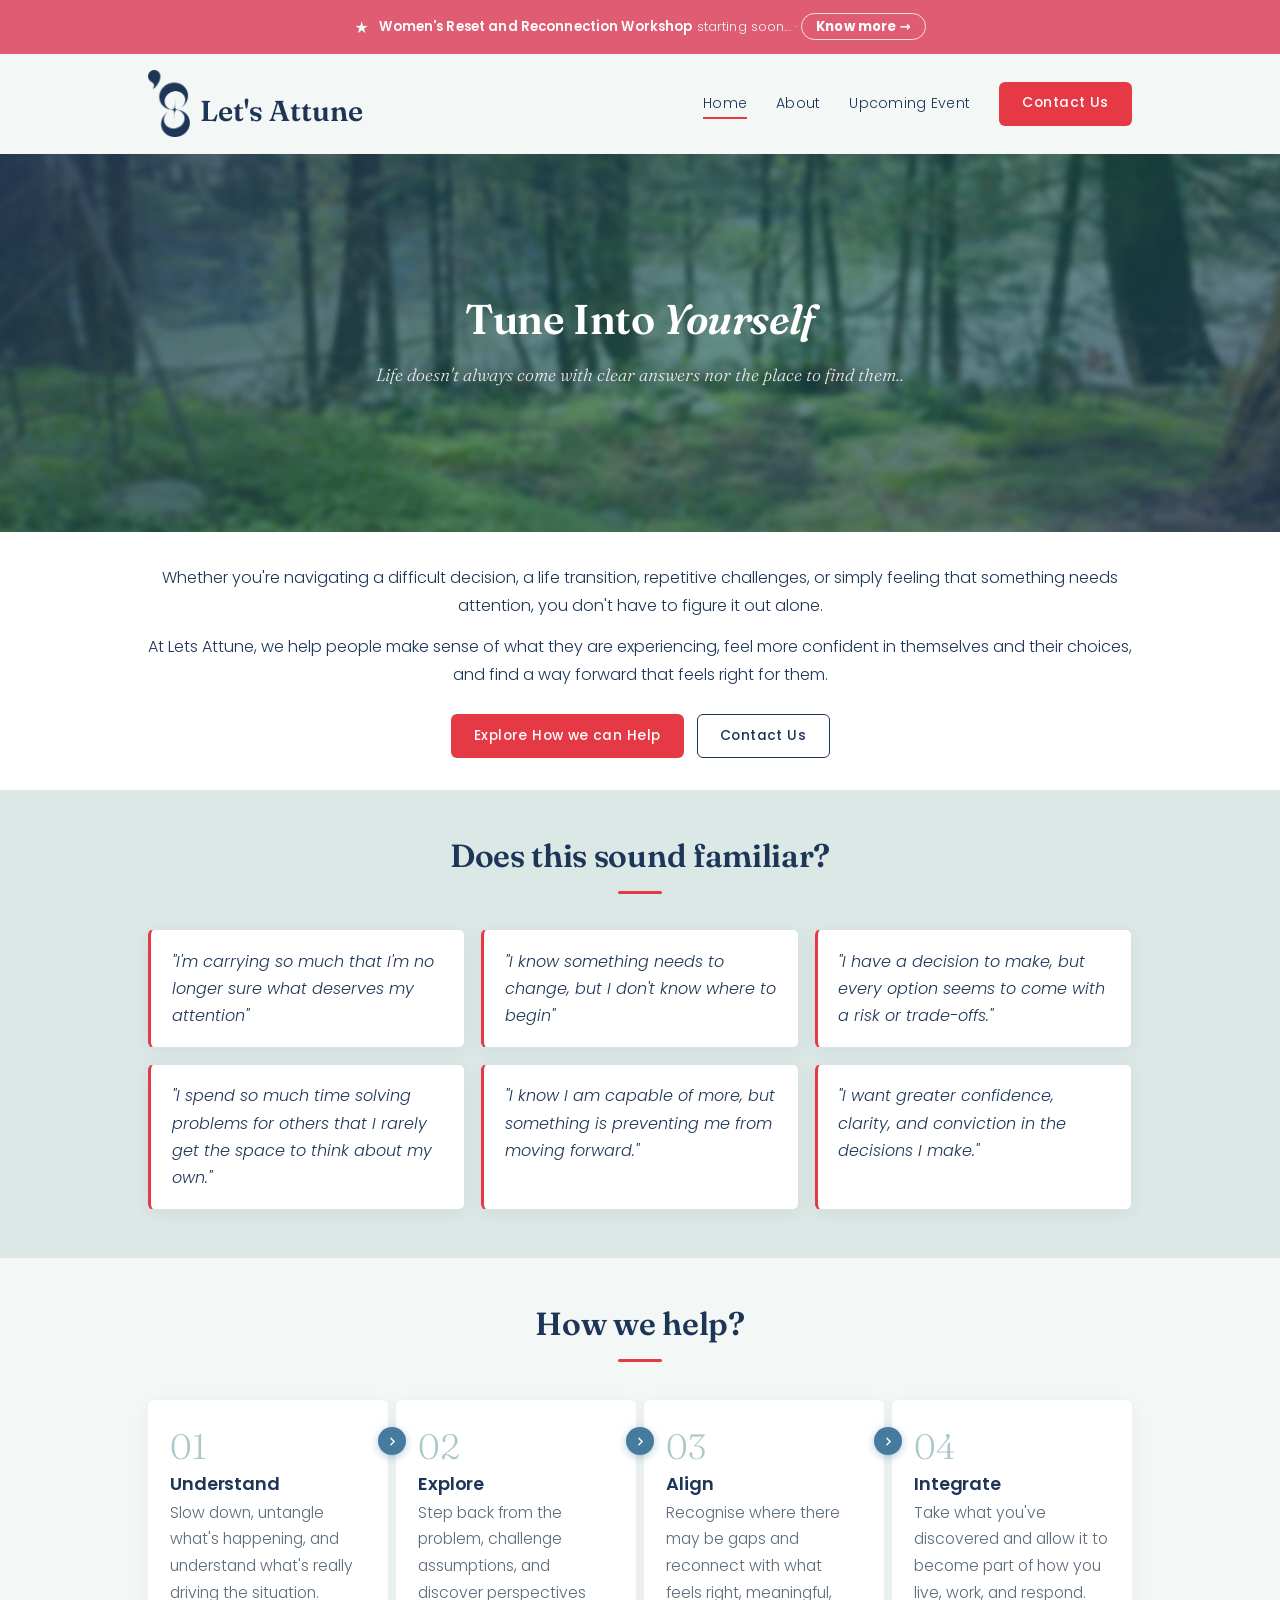
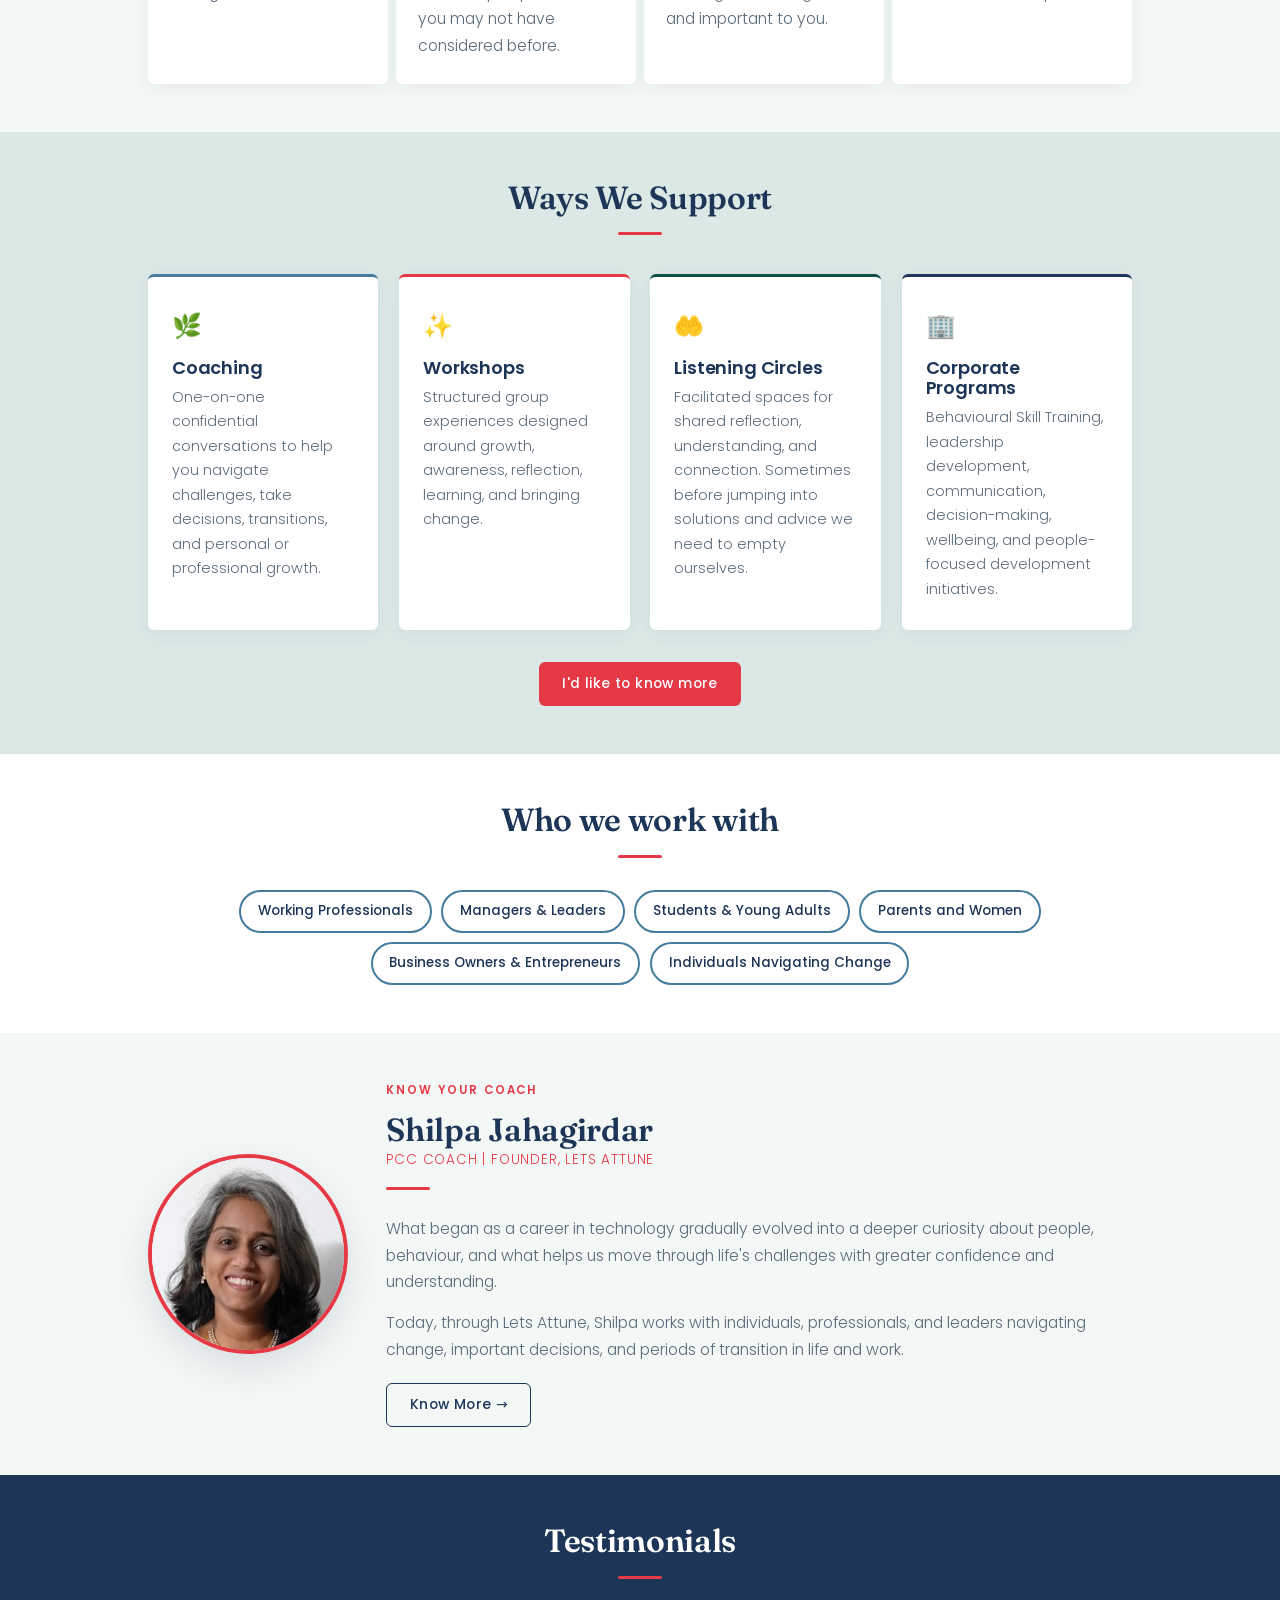
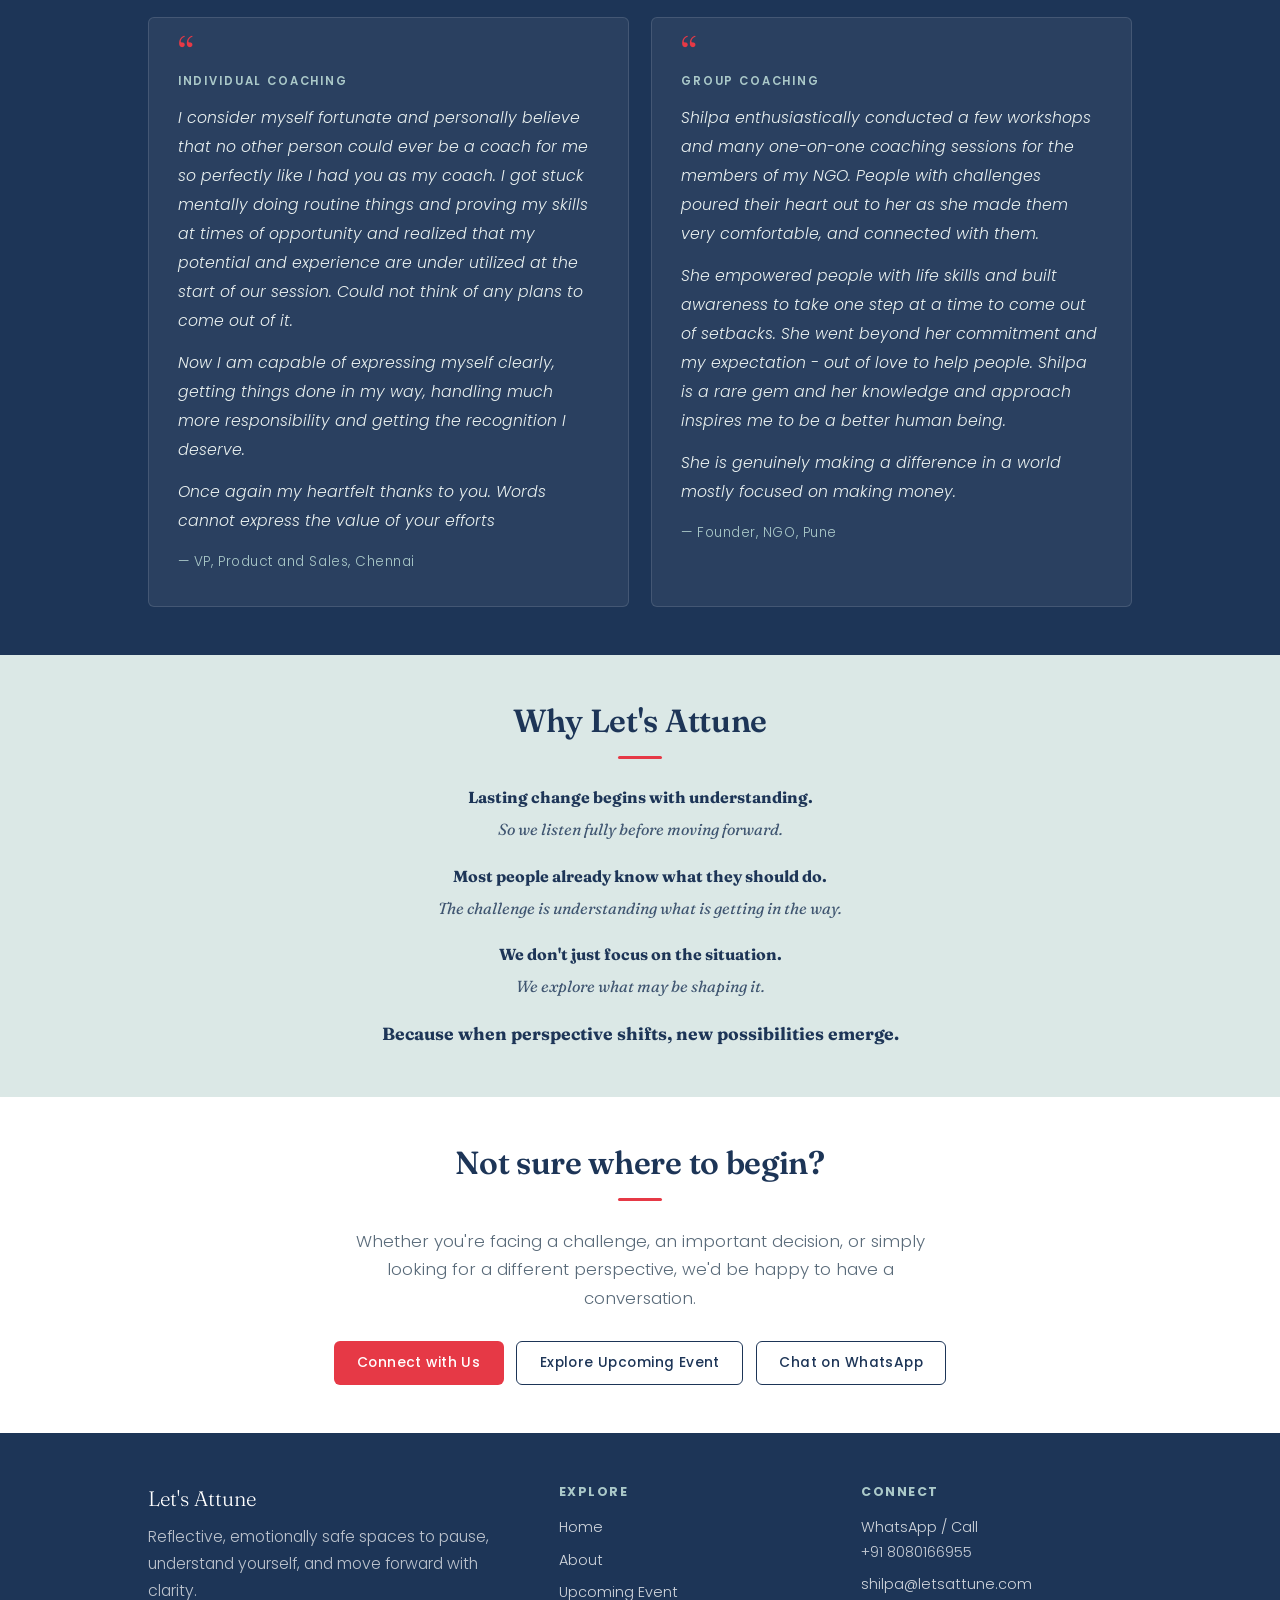
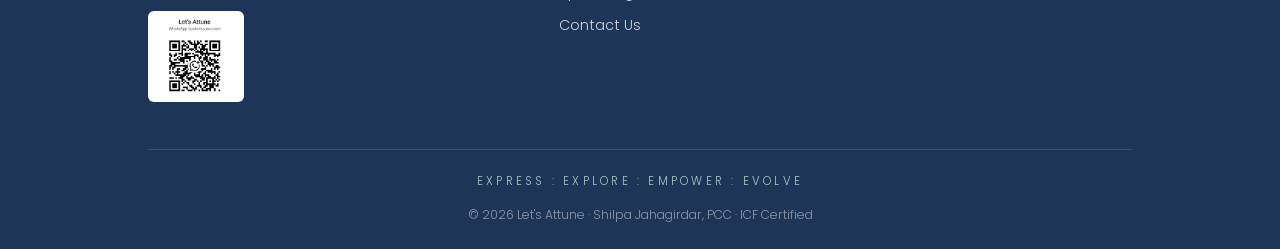
<file: index.html>
<!DOCTYPE html>
<html lang="en">
<head>
  <meta charset="UTF-8" />
  <meta name="viewport" content="width=device-width, initial-scale=1.0" />
  <title>Let's Attune — Coaching, Workshops & Listening Circles by Shilpa Jahagirdar</title>
  <meta name="description" content="At Lets Attune, we help people make sense of what they are experiencing, feel more confident in themselves and their choices, and find a way forward that feels right for them. Coaching, workshops, listening circles and corporate programs with PCC-certified coach Shilpa Jahagirdar." />
  <meta property="og:type" content="website" />
  <meta property="og:title" content="Let's Attune — Tune Into Yourself" />
  <meta property="og:description" content="Coaching, workshops and listening circles to help you pause, understand yourself, and move forward with clarity." />
  <meta property="og:image" content="assets/shilpa-full.jpg" />
  <meta property="og:url" content="https://letsattune.com/" />
  <meta name="twitter:card" content="summary_large_image" />
  <link rel="icon" type="image/png" href="assets/Lets Attune logo.png" />
  <link rel="preconnect" href="https://fonts.googleapis.com" />
  <link rel="preconnect" href="https://fonts.gstatic.com" crossorigin />
  <link href="https://fonts.googleapis.com/css2?family=Fraunces:ital,opsz,wght,WONK@0,9..144,500,0;0,9..144,600,0;0,9..144,700,0;1,9..144,500,0;1,9..144,600,0&family=Poppins:wght@300;400;500;600&display=swap" rel="stylesheet" />
  <link rel="stylesheet" href="styles.css" />
</head>
<body>

  <!-- ANNOUNCEMENT BAR (edit this one line per workshop; comment out to hide) -->
  <div class="announce">
    <span class="announce-star">★</span>
    <strong>Women's Reset and Reconnection Workshop</strong> starting soon... ·
    <a href="workshops.html">Know more →</a>
  </div>

  <!-- HEADER -->
  <header class="site-header">
    <div class="wrap">
      <a class="brand" href="index.html">
        <img src="assets/Lets Attune logo.png" alt="Let's Attune" />
        <span class="name">Let's Attune</span>
      </a>
      <button class="menu-toggle" aria-label="Menu"><span></span><span></span><span></span></button>
      <nav class="nav">
        <a class="link active" href="index.html">Home</a>
        <a class="link" href="about.html">About</a>
        <a class="link" href="workshops.html">Upcoming Event</a>
        <a class="btn btn-primary" href="contact.html">Contact Us</a>
      </nav>
    </div>
  </header>

  <!-- HERO -->
  <section class="hero on-dark">
    <div class="hero__bg"></div>
    <div class="hero__tint"></div>
    <div class="hero__grain"></div>
    <div class="wrap">
      <h1><span id="typewriter" data-plain="Tune Into " data-accent="Yourself"><span class="cursor"></span></span></h1>
      <p class="hero__tagline">Life doesn't always come with clear answers nor the place to find them..</p>
    </div>
  </section>

  <!-- INTRO (below hero, above Does this sound familiar) -->
  <section class="section band-white hero-intro">
    <div class="wrap">
      <p class="hero-intro__text">Whether you're navigating a difficult decision, a life transition, repetitive challenges, or simply feeling that something needs attention, you don't have to figure it out alone.</p>
      <p class="hero-intro__text">At Lets Attune, we help people make sense of what they are experiencing, feel more confident in themselves and their choices, and find a way forward that feels right for them.</p>
      <div class="hero__cta" style="margin-top:1.6rem;">
        <a class="btn btn-primary" href="#help">Explore How we can Help</a>
        <a class="btn btn-ghost" href="contact.html">Contact Us</a>
      </div>
    </div>
  </section>

  <!-- DOES THIS SOUND FAMILIAR -->
  <section class="section band-sage">
    <div class="wrap center reveal">
      <h2>Does this sound familiar?</h2>
      <div class="rule"></div>
    </div>
    <div class="wrap">
      <div class="familiar-grid">
        <div class="familiar reveal">"I'm carrying so much that I'm no longer sure what deserves my attention"</div>
        <div class="familiar reveal">"I know something needs to change, but I don't know where to begin"</div>
        <div class="familiar reveal">"I have a decision to make, but every option seems to come with a risk or trade-offs."</div>
        <div class="familiar reveal">"I spend so much time solving problems for others that I rarely get the space to think about my own."</div>
        <div class="familiar reveal">"I know I am capable of more, but something is preventing me from moving forward."</div>
        <div class="familiar reveal">"I want greater confidence, clarity, and conviction in the decisions I make."</div>
      </div>
    </div>
  </section>

  <!-- HOW WE HELP (4-step approach) -->
  <section class="section band-light" id="help">
    <div class="wrap center reveal">
      <h2>How we help?</h2>
      <div class="rule"></div>
    </div>
    <div class="wrap">
      <div class="steps">
        <div class="step reveal"><h3>Understand</h3><p>Slow down, untangle what's happening, and understand what's really driving the situation.</p></div>
        <div class="step-arrow" aria-hidden="true"><div class="step-arrow__badge"><svg viewBox="0 0 24 24" fill="none" stroke="#fff" stroke-width="2.5" stroke-linecap="round" stroke-linejoin="round"><polyline points="9 18 15 12 9 6"/></svg></div></div>
        <div class="step reveal"><h3>Explore</h3><p>Step back from the problem, challenge assumptions, and discover perspectives you may not have considered before.</p></div>
        <div class="step-arrow" aria-hidden="true"><div class="step-arrow__badge"><svg viewBox="0 0 24 24" fill="none" stroke="#fff" stroke-width="2.5" stroke-linecap="round" stroke-linejoin="round"><polyline points="9 18 15 12 9 6"/></svg></div></div>
        <div class="step reveal"><h3>Align</h3><p>Recognise where there may be gaps and reconnect with what feels right, meaningful, and important to you.</p></div>
        <div class="step-arrow" aria-hidden="true"><div class="step-arrow__badge"><svg viewBox="0 0 24 24" fill="none" stroke="#fff" stroke-width="2.5" stroke-linecap="round" stroke-linejoin="round"><polyline points="9 18 15 12 9 6"/></svg></div></div>
        <div class="step reveal"><h3>Integrate</h3><p>Take what you've discovered and allow it to become part of how you live, work, and respond.</p></div>
      </div>
    </div>
  </section>

  <!-- WAYS WE SUPPORT (services) -->
  <section class="section band-sage">
    <div class="wrap center reveal">
      <h2>Ways We Support</h2>
      <div class="rule"></div>
    </div>
    <div class="wrap">
      <div class="cards">
        <div class="card reveal"><span class="ic">🌿</span><h3>Coaching</h3><p>One-on-one confidential conversations to help you navigate challenges, take decisions, transitions, and personal or professional growth.</p></div>
        <div class="card reveal"><span class="ic">✨</span><h3>Workshops</h3><p>Structured group experiences designed around growth, awareness, reflection, learning, and bringing change.</p></div>
        <div class="card reveal"><span class="ic">🤲</span><h3>Listening Circles</h3><p>Facilitated spaces for shared reflection, understanding, and connection. Sometimes before jumping into solutions and advice we need to empty ourselves.</p></div>
        <div class="card reveal"><span class="ic">🏢</span><h3>Corporate Programs</h3><p>Behavioural Skill Training, leadership development, communication, decision-making, wellbeing, and people-focused development initiatives.</p></div>
      </div>
      <div style="text-align:center;margin-top:2rem;">
        <a class="btn btn-primary" href="contact.html">I'd like to know more</a>
      </div>
    </div>
  </section>

  <!-- WHO WE WORK WITH -->
  <section class="section band-white">
    <div class="wrap center reveal">
      <h2>Who we work with</h2>
      <div class="rule"></div>
      <div class="pills">
        <span class="pill reveal">Working Professionals</span>
        <span class="pill reveal">Managers &amp; Leaders</span>
        <span class="pill reveal">Students &amp; Young Adults</span>
        <span class="pill reveal">Parents and Women</span>
        <span class="pill reveal">Business Owners &amp; Entrepreneurs</span>
        <span class="pill reveal">Individuals Navigating Change</span>
      </div>
    </div>
  </section>

  <!-- COACH TEASER -->
  <section class="section band-light">
    <div class="wrap teaser reveal">
      <img class="teaser__photo" src="assets/shilpa.jpeg" alt="Shilpa Jahagirdar" />
      <div>
        <div class="eyebrow">Know Your Coach</div>
        <h2>Shilpa Jahagirdar</h2>
        <div class="role" style="font-size:0.84rem;letter-spacing:0.06em;color:var(--coral);text-transform:uppercase;margin-bottom:0.6rem">PCC Coach | Founder, Lets Attune</div>
        <div class="rule"></div>
        <p>What began as a career in technology gradually evolved into a deeper curiosity about people, behaviour, and what helps us move through life's challenges with greater confidence and understanding.</p>
        <p style="margin-top:0.9rem">Today, through Lets Attune, Shilpa works with individuals, professionals, and leaders navigating change, important decisions, and periods of transition in life and work.</p>
        <p style="margin-top:1.2rem"><a class="btn btn-ghost" href="about.html">Know More →</a></p>
      </div>
    </div>
  </section>

  <!-- TESTIMONIALS -->
  <section class="section band-navy">
    <div class="wrap center reveal">
      <h2>Testimonials</h2>
      <div class="rule"></div>
    </div>
    <div class="wrap">
      <div class="quotes">
        <figure class="quote reveal">
          <div class="eyebrow" style="color:var(--sage)">Individual Coaching</div>
          <p>I consider myself fortunate and personally believe that no other person could ever be a coach for me so perfectly like I had you as my coach. I got stuck mentally doing routine things and proving my skills at times of opportunity and realized that my potential and experience are under utilized at the start of our session. Could not think of any plans to come out of it.</p>
          <p style="margin-top:0.8rem">Now I am capable of expressing myself clearly, getting things done in my way, handling much more responsibility and getting the recognition I deserve.</p>
          <p style="margin-top:0.8rem">Once again my heartfelt thanks to you. Words cannot express the value of your efforts</p>
          <cite>— VP, Product and Sales, Chennai</cite>
        </figure>
        <figure class="quote reveal">
          <div class="eyebrow" style="color:var(--sage)">Group Coaching</div>
          <p>Shilpa enthusiastically conducted a few workshops and many one-on-one coaching sessions for the members of my NGO. People with challenges poured their heart out to her as she made them very comfortable, and connected with them.</p>
          <p style="margin-top:0.8rem">She empowered people with life skills and built awareness to take one step at a time to come out of setbacks. She went beyond her commitment and my expectation - out of love to help people. Shilpa is a rare gem and her knowledge and approach inspires me to be a better human being.</p>
          <p style="margin-top:0.8rem">She is genuinely making a difference in a world mostly focused on making money.</p>
          <cite>— Founder, NGO, Pune</cite>
        </figure>
      </div>
    </div>
  </section>

  <!-- WHY LET'S ATTUNE (manifesto) -->
  <section class="section band-sage">
    <div class="wrap reveal manifesto">
      <h2 style="font-style:normal;text-align:center">Why Let's Attune</h2>
      <div class="rule" style="margin-left:auto;margin-right:auto"></div>
      <p class="m-statement">Lasting change begins with understanding.</p>
      <p class="m-reason">So we listen fully before moving forward.</p>
      <p class="m-statement">Most people already know what they should do.</p>
      <p class="m-reason">The challenge is understanding what is getting in the way.</p>
      <p class="m-statement">We don't just focus on the situation.</p>
      <p class="m-reason">We explore what may be shaping it.</p>
      <p class="m-close">Because when perspective shifts, new possibilities emerge.</p>
    </div>
  </section>

  <!-- CTA -->
  <section class="section cta-strip">
    <div class="wrap reveal">
      <h2>Not sure where to begin?</h2>
      <div class="rule" style="margin-left:auto;margin-right:auto"></div>
      <p class="lead" style="margin-left:auto;margin-right:auto">Whether you're facing a challenge, an important decision, or simply looking for a different perspective, we'd be happy to have a conversation.</p>
      <div class="btnrow">
        <a class="btn btn-primary" href="contact.html">Connect with Us</a>
        <a class="btn btn-ghost" href="workshops.html">Explore Upcoming Event</a>
        <a class="btn btn-ghost" href="https://wa.me/918080166955" target="_blank" rel="noopener">Chat on WhatsApp</a>
      </div>
    </div>
  </section>

  <!-- FOOTER -->
  <footer class="site-footer">
    <div class="wrap">
      <div class="footer-grid">
        <div>
          <div class="name">Let's Attune</div>
          <p style="color:rgba(255,255,255,0.7)">Reflective, emotionally safe spaces to pause, understand yourself, and move forward with clarity.</p>
          <img class="footer-qr" src="assets/qr.png" alt="WhatsApp QR — Let's Attune" />
        </div>
        <div>
          <h4>Explore</h4>
          <ul>
            <li><a href="index.html">Home</a></li>
            <li><a href="about.html">About</a></li>
            <li><a href="workshops.html">Upcoming Event</a></li>
            <li><a href="contact.html">Contact Us</a></li>
          </ul>
        </div>
        <div>
          <h4>Connect</h4>
          <ul>
            <li><a href="https://wa.me/918080166955" target="_blank" rel="noopener">WhatsApp / Call</a><br>+91 8080166955</li>
            <li><a href="mailto:shilpa@letsattune.com">shilpa@letsattune.com</a></li>
          </ul>
        </div>
      </div>
      <div class="footer-motto">EXPRESS : EXPLORE : EMPOWER : EVOLVE</div>
      <div class="footer-copy">© <span data-year>2026</span> Let's Attune · Shilpa Jahagirdar, PCC · ICF Certified</div>
    </div>
  </footer>

  <script src="main.js"></script>
</body>
</html>
</file>
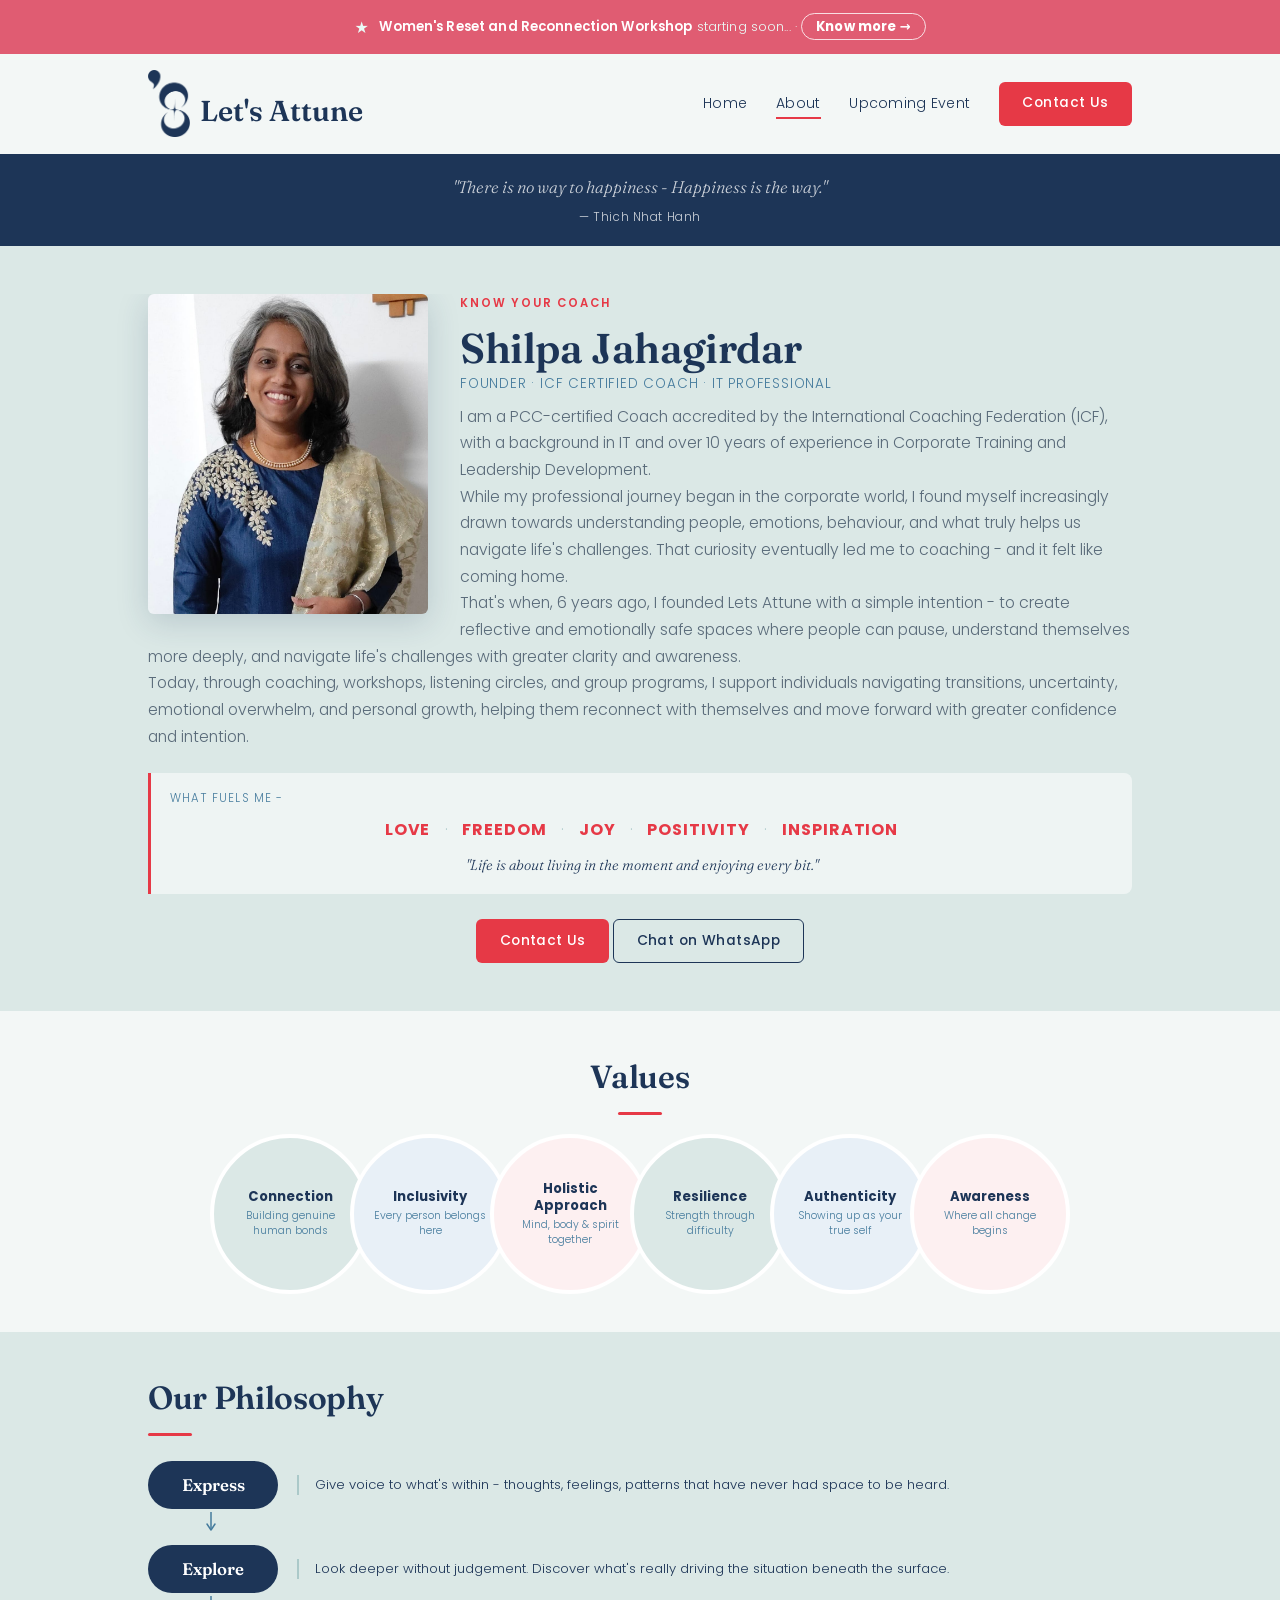
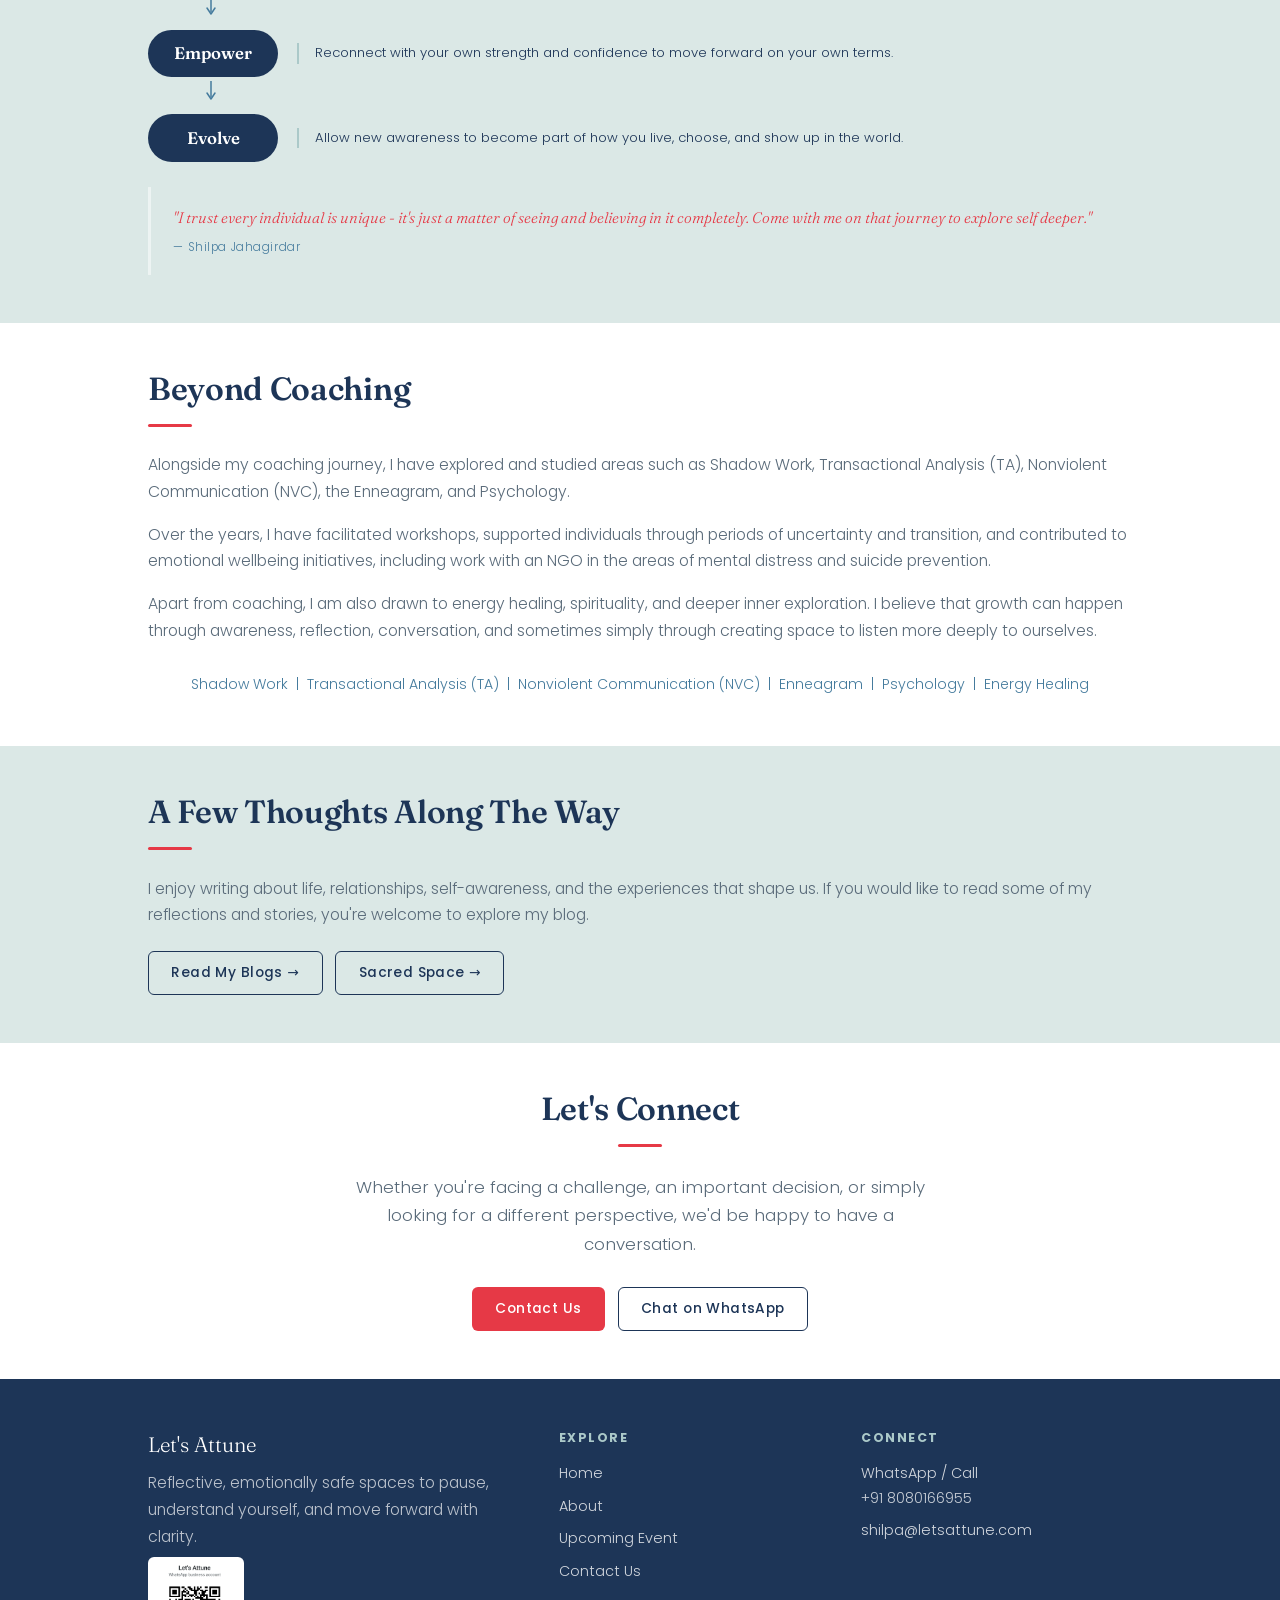
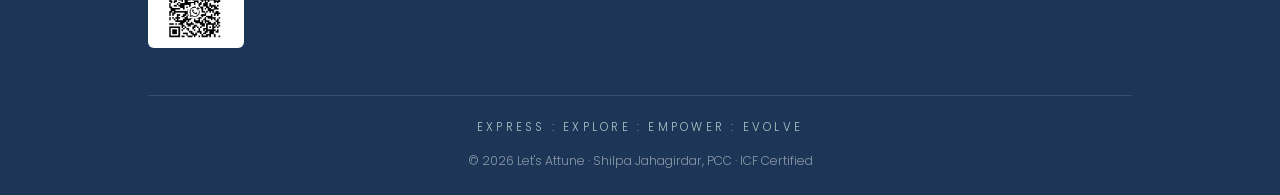
<file: about.html>
<!DOCTYPE html>
<html lang="en">
<head>
  <meta charset="UTF-8" />
  <meta name="viewport" content="width=device-width, initial-scale=1.0" />
  <title>About Shilpa Jahagirdar — PCC Coach, ICF Certified | Let's Attune</title>
  <meta name="description" content="I am a PCC-certified Coach accredited by the International Coaching Federation (ICF), with a background in IT and over 10 years of experience in Corporate Training and Leadership Development. Founder of Lets Attune." />
  <meta property="og:type" content="profile" />
  <meta property="og:title" content="About Shilpa Jahagirdar — Let's Attune" />
  <meta property="og:description" content="PCC coach, ICF certified. Founder of Lets Attune — coaching, workshops and listening circles." />
  <meta property="og:image" content="assets/shilpa-full.jpg" />
  <meta property="og:url" content="https://letsattune.com/about.html" />
  <meta name="twitter:card" content="summary_large_image" />
  <link rel="icon" type="image/png" href="assets/Lets Attune logo.png" />
  <link rel="preconnect" href="https://fonts.googleapis.com" />
  <link rel="preconnect" href="https://fonts.gstatic.com" crossorigin />
  <link href="https://fonts.googleapis.com/css2?family=Fraunces:ital,opsz,wght,WONK@0,9..144,500,0;0,9..144,600,0;0,9..144,700,0;1,9..144,500,0;1,9..144,600,0&family=Poppins:wght@300;400;500;600&display=swap" rel="stylesheet" />
  <link rel="stylesheet" href="styles.css" />
</head>
<body>

  <!-- ANNOUNCEMENT BAR (edit this one line per workshop; comment out to hide) -->
  <div class="announce">
    <span class="announce-star">★</span>
    <strong>Women's Reset and Reconnection Workshop</strong> starting soon... ·
    <a href="workshops.html">Know more →</a>
  </div>

  <!-- HEADER -->
  <header class="site-header">
    <div class="wrap">
      <a class="brand" href="index.html">
        <img src="assets/Lets Attune logo.png" alt="Let's Attune" />
        <span class="name">Let's Attune</span>
      </a>
      <button class="menu-toggle" aria-label="Menu"><span></span><span></span><span></span></button>
      <nav class="nav">
        <a class="link" href="index.html">Home</a>
        <a class="link active" href="about.html">About</a>
        <a class="link" href="workshops.html">Upcoming Event</a>
        <a class="btn btn-primary" href="contact.html">Contact Us</a>
      </nav>
    </div>
  </header>

  <!-- OPENING QUOTE -->
  <div class="coach-opening-quote band-navy">
    <div class="wrap">
      <p class="coq-text">"There is no way to happiness - Happiness is the way."</p>
      <p class="coq-attr">— Thich Nhat Hanh</p>
    </div>
  </div>

  <!-- BIO -->
  <section class="section band-sage">
    <div class="wrap coach-float-wrap reveal">
      <img class="coach-photo-float" src="assets/shilpa-full.jpg" alt="Shilpa Jahagirdar, PCC Coach" />
      <div class="eyebrow">Know Your Coach</div>
      <h1>Shilpa Jahagirdar</h1>
      <div class="role" style="font-size:0.84rem;letter-spacing:0.06em;color:var(--steel);text-transform:uppercase;margin-bottom:0.5rem">Founder · ICF Certified Coach · IT Professional</div>
      <p>I am a PCC-certified Coach accredited by the International Coaching Federation (ICF), with a background in IT and over 10 years of experience in Corporate Training and Leadership Development.</p>
      <p>While my professional journey began in the corporate world, I found myself increasingly drawn towards understanding people, emotions, behaviour, and what truly helps us navigate life's challenges. That curiosity eventually led me to coaching - and it felt like coming home.</p>
      <p>That's when, 6 years ago, I founded Lets Attune with a simple intention - to create reflective and emotionally safe spaces where people can pause, understand themselves more deeply, and navigate life's challenges with greater clarity and awareness.</p>
      <p>Today, through coaching, workshops, listening circles, and group programs, I support individuals navigating transitions, uncertainty, emotional overwhelm, and personal growth, helping them reconnect with themselves and move forward with greater confidence and intention.</p>
      <div class="lifelines-inline">
        <p class="lifelines-label">What fuels me -</p>
        <div class="lifelines">
          <span class="lifeline">Love</span><span class="lifeline-dot">·</span>
          <span class="lifeline">Freedom</span><span class="lifeline-dot">·</span>
          <span class="lifeline">Joy</span><span class="lifeline-dot">·</span>
          <span class="lifeline">Positivity</span><span class="lifeline-dot">·</span>
          <span class="lifeline">Inspiration</span>
        </div>
        <p class="lifeline-note">"Life is about living in the moment and enjoying every bit."</p>
      </div>
    </div>
    <div class="wrap" style="clear:both;text-align:center;margin-top:1.6rem;">
      <div class="btnrow" style="justify-content:center">
        <a class="btn btn-primary" href="contact.html">Contact Us</a>
        <a class="btn btn-ghost" href="https://wa.me/918080166955" target="_blank" rel="noopener">Chat on WhatsApp</a>
      </div>
    </div>
  </section>

  <!-- VALUES -->
  <section class="section band-light">
    <div class="wrap center reveal">
      <h2>Values</h2>
      <div class="rule"></div>
      <div class="values-circles">
        <div class="vcircle vcircle--sage"><strong>Connection</strong><span>Building genuine human bonds</span></div>
        <div class="vcircle vcircle--blue"><strong>Inclusivity</strong><span>Every person belongs here</span></div>
        <div class="vcircle vcircle--coral"><strong>Holistic Approach</strong><span>Mind, body &amp; spirit together</span></div>
        <div class="vcircle vcircle--sage"><strong>Resilience</strong><span>Strength through difficulty</span></div>
        <div class="vcircle vcircle--blue"><strong>Authenticity</strong><span>Showing up as your true self</span></div>
        <div class="vcircle vcircle--coral"><strong>Awareness</strong><span>Where all change begins</span></div>
      </div>
    </div>
  </section>

  <!-- PHILOSOPHY -->
  <section class="section band-sage">
    <div class="wrap reveal">
      <h2>Our Philosophy</h2>
      <div class="rule"></div>
      <div class="phil-flow">
        <div class="phil-step">
          <div class="phil-oval">Express</div>
          <p class="phil-desc">Give voice to what's within - thoughts, feelings, patterns that have never had space to be heard.</p>
        </div>
        <div class="phil-arrow-down" aria-hidden="true"><svg width="16" height="22" viewBox="0 0 16 22" fill="none"><line x1="8" y1="0" x2="8" y2="16" stroke="#457b9d" stroke-width="1.5"/><polyline points="4,12 8,18 12,12" stroke="#457b9d" stroke-width="1.5" stroke-linecap="round" stroke-linejoin="round"/></svg></div>
        <div class="phil-step">
          <div class="phil-oval">Explore</div>
          <p class="phil-desc">Look deeper without judgement. Discover what's really driving the situation beneath the surface.</p>
        </div>
        <div class="phil-arrow-down" aria-hidden="true"><svg width="16" height="22" viewBox="0 0 16 22" fill="none"><line x1="8" y1="0" x2="8" y2="16" stroke="#457b9d" stroke-width="1.5"/><polyline points="4,12 8,18 12,12" stroke="#457b9d" stroke-width="1.5" stroke-linecap="round" stroke-linejoin="round"/></svg></div>
        <div class="phil-step">
          <div class="phil-oval">Empower</div>
          <p class="phil-desc">Reconnect with your own strength and confidence to move forward on your own terms.</p>
        </div>
        <div class="phil-arrow-down" aria-hidden="true"><svg width="16" height="22" viewBox="0 0 16 22" fill="none"><line x1="8" y1="0" x2="8" y2="16" stroke="#457b9d" stroke-width="1.5"/><polyline points="4,12 8,18 12,12" stroke="#457b9d" stroke-width="1.5" stroke-linecap="round" stroke-linejoin="round"/></svg></div>
        <div class="phil-step">
          <div class="phil-oval">Evolve</div>
          <p class="phil-desc">Allow new awareness to become part of how you live, choose, and show up in the world.</p>
        </div>
        <div class="phil-belief">
          <p>"I trust every individual is unique - it's just a matter of seeing and believing in it completely. Come with me on that journey to explore self deeper."</p>
          <span style="color:var(--steel)">— Shilpa Jahagirdar</span>
        </div>
      </div>
    </div>
  </section>

  <!-- BEYOND COACHING -->
  <section class="section band-white">
    <div class="wrap reveal">
      <h2>Beyond Coaching</h2>
      <div class="rule"></div>
      <p>Alongside my coaching journey, I have explored and studied areas such as Shadow Work, Transactional Analysis (TA), Nonviolent Communication (NVC), the Enneagram, and Psychology.</p>
      <p style="margin-top:1rem">Over the years, I have facilitated workshops, supported individuals through periods of uncertainty and transition, and contributed to emotional wellbeing initiatives, including work with an NGO in the areas of mental distress and suicide prevention.</p>
      <p style="margin-top:1rem">Apart from coaching, I am also drawn to energy healing, spirituality, and deeper inner exploration. I believe that growth can happen through awareness, reflection, conversation, and sometimes simply through creating space to listen more deeply to ourselves.</p>
      <p class="modalities">Shadow Work &nbsp;|&nbsp; Transactional Analysis (TA) &nbsp;|&nbsp; Nonviolent Communication (NVC) &nbsp;|&nbsp; Enneagram &nbsp;|&nbsp; Psychology &nbsp;|&nbsp; Energy Healing</p>
    </div>
  </section>

  <!-- A FEW THOUGHTS -->
  <section class="section band-sage">
    <div class="wrap reveal">
      <h2>A Few Thoughts Along The Way</h2>
      <div class="rule"></div>
      <p>I enjoy writing about life, relationships, self-awareness, and the experiences that shape us. If you would like to read some of my reflections and stories, you're welcome to explore my blog.</p>
      <div class="bloglinks">
        <a class="btn btn-ghost" href="https://trueme.home.blog/" target="_blank" rel="noopener">Read My Blogs →</a>
        <a class="btn btn-ghost" href="https://www.sacredspace.co.in/" target="_blank" rel="noopener">Sacred Space →</a>
      </div>
    </div>
  </section>

  <!-- CTA -->
  <section class="section band-light cta-strip">
    <div class="wrap reveal">
      <h2>Let's Connect</h2>
      <div class="rule" style="margin-left:auto;margin-right:auto"></div>
      <p class="lead" style="margin-left:auto;margin-right:auto">Whether you're facing a challenge, an important decision, or simply looking for a different perspective, we'd be happy to have a conversation.</p>
      <div class="btnrow">
        <a class="btn btn-primary" href="contact.html">Contact Us</a>
        <a class="btn btn-ghost" href="https://wa.me/918080166955" target="_blank" rel="noopener">Chat on WhatsApp</a>
      </div>
    </div>
  </section>

  <!-- FOOTER -->
  <footer class="site-footer">
    <div class="wrap">
      <div class="footer-grid">
        <div>
          <div class="name">Let's Attune</div>
          <p style="color:rgba(255,255,255,0.7)">Reflective, emotionally safe spaces to pause, understand yourself, and move forward with clarity.</p>
          <img class="footer-qr" src="assets/qr.png" alt="WhatsApp QR — Let's Attune" />
        </div>
        <div>
          <h4>Explore</h4>
          <ul>
            <li><a href="index.html">Home</a></li>
            <li><a href="about.html">About</a></li>
            <li><a href="workshops.html">Upcoming Event</a></li>
            <li><a href="contact.html">Contact Us</a></li>
          </ul>
        </div>
        <div>
          <h4>Connect</h4>
          <ul>
            <li><a href="https://wa.me/918080166955" target="_blank" rel="noopener">WhatsApp / Call</a><br>+91 8080166955</li>
            <li><a href="mailto:shilpa@letsattune.com">shilpa@letsattune.com</a></li>
          </ul>
        </div>
      </div>
      <div class="footer-motto">EXPRESS : EXPLORE : EMPOWER : EVOLVE</div>
      <div class="footer-copy">© <span data-year>2026</span> Let's Attune · Shilpa Jahagirdar, PCC · ICF Certified</div>
    </div>
  </footer>

  <script src="main.js"></script>
</body>
</html>
</file>
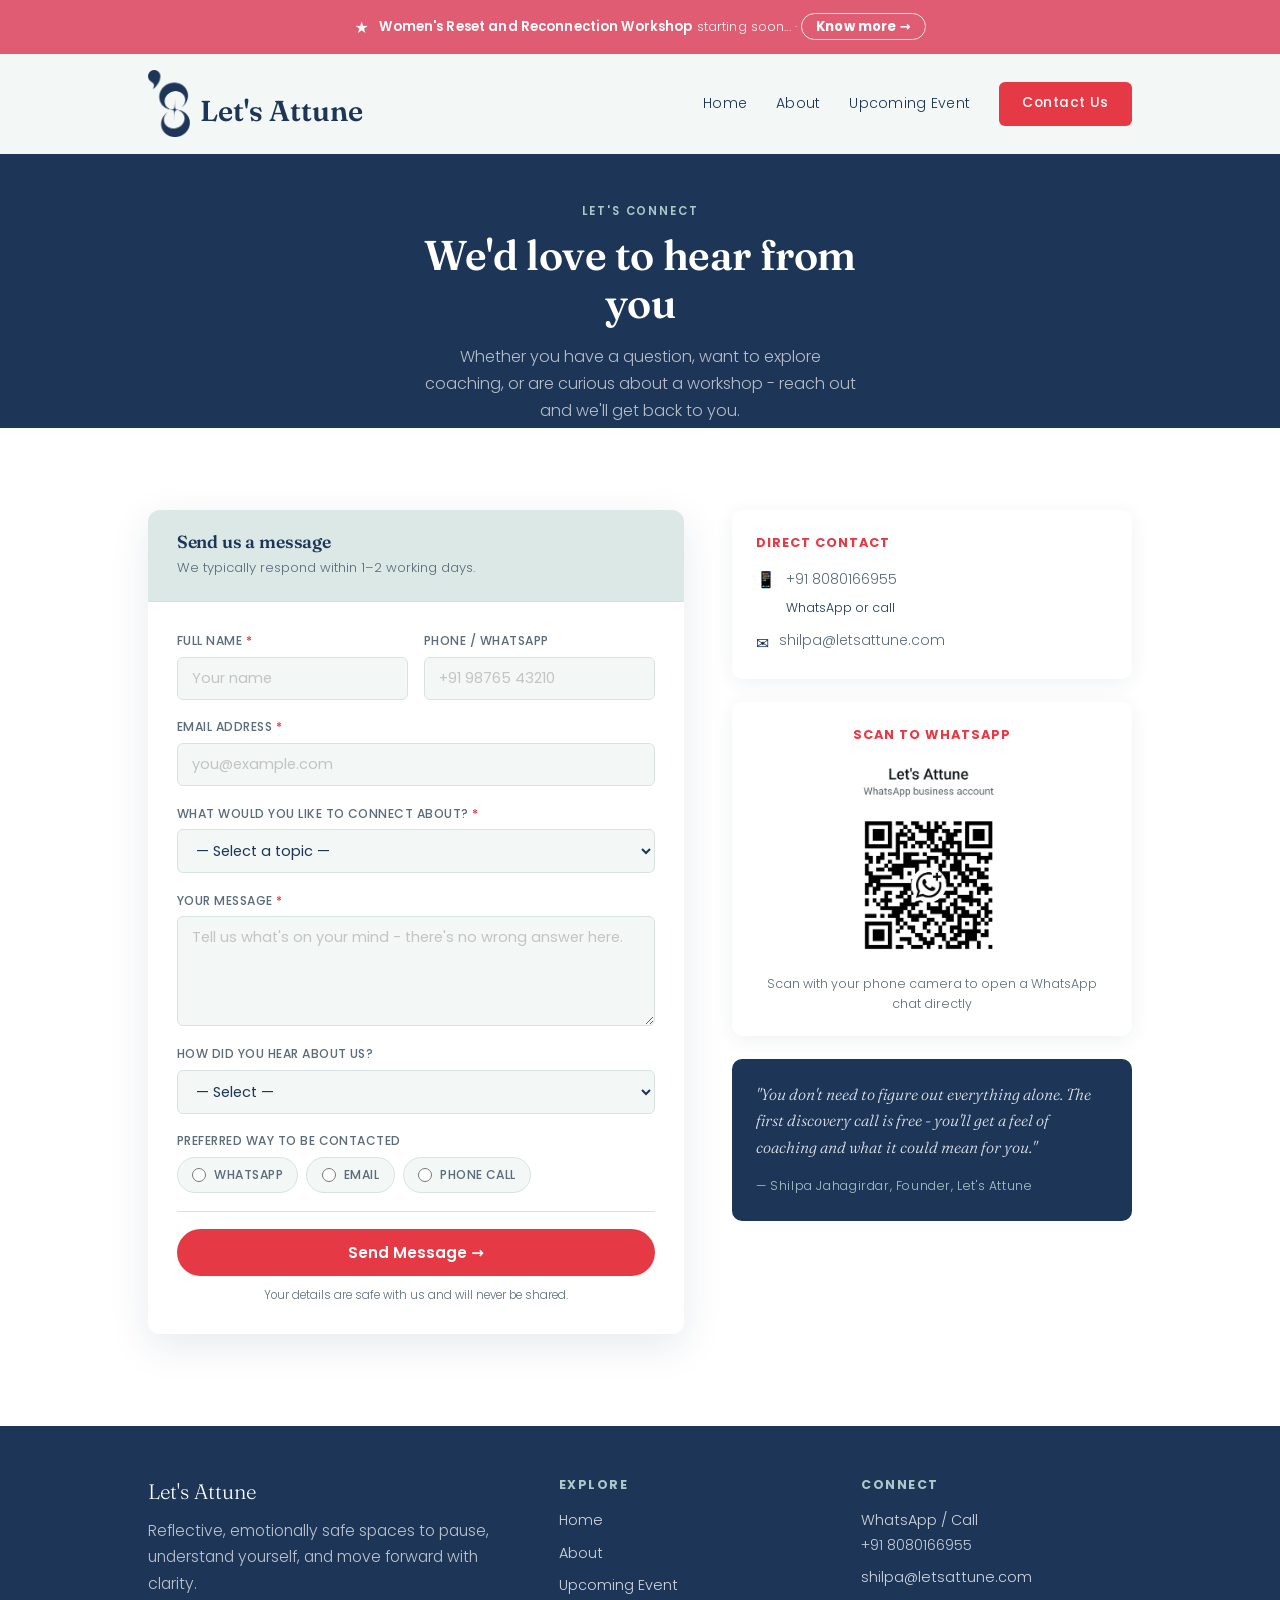
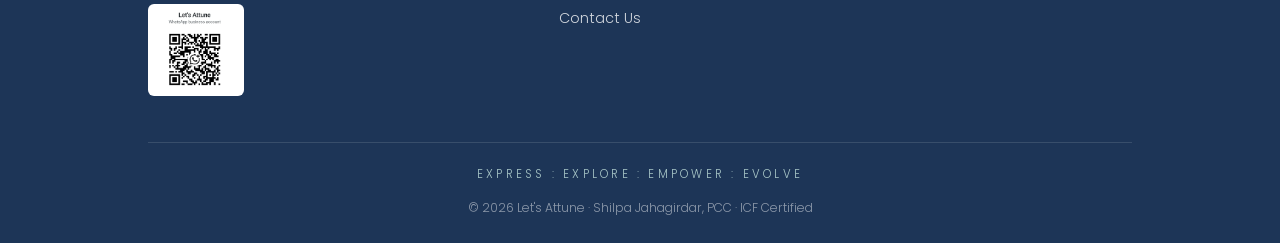
<file: contact.html>
<!DOCTYPE html>
<html lang="en">
<head>
  <meta charset="UTF-8" />
  <meta name="viewport" content="width=device-width, initial-scale=1.0" />
  <title>Contact Us | Let's Attune</title>
  <meta name="description" content="Get in touch with Shilpa Jahagirdar — for coaching, workshops, speaking engagements or any questions about Let's Attune." />
  <link rel="icon" type="image/png" href="assets/Lets Attune logo.png" />
  <link rel="preconnect" href="https://fonts.googleapis.com" />
  <link rel="preconnect" href="https://fonts.gstatic.com" crossorigin />
  <link href="https://fonts.googleapis.com/css2?family=Fraunces:ital,opsz,wght,WONK@0,9..144,500,0;0,9..144,600,0;0,9..144,700,0;1,9..144,500,0;1,9..144,600,0&family=Poppins:wght@300;400;500;600&display=swap" rel="stylesheet" />
  <link rel="stylesheet" href="styles.css" />
  <style>
    /* ── CONTACT PAGE ────────────────────────────────────── */
    .contact-hero {
      background: var(--navy);
      padding: clamp(3rem, 8vw, 5.5rem) 0 clamp(2.5rem, 6vw, 4rem);
      text-align: center;
    }
    .contact-hero .eyebrow { color: var(--sage); }
    .contact-hero h1 { color: #fff; max-width: 18ch; margin: 0.4rem auto 0; }
    .contact-hero p { color: rgba(255,255,255,0.68); max-width: 44ch; margin: 0.9rem auto 0; font-size: 1rem; line-height: 1.7; }

    .contact-layout {
      display: grid;
      grid-template-columns: 1fr 400px;
      gap: 3rem;
      align-items: start;
      padding: clamp(2.5rem, 6vw, 4rem) 0;
    }

    /* Form card */
    .contact-form-card {
      background: #fff;
      border-radius: 12px;
      box-shadow: 0 12px 40px rgba(29,53,87,0.1);
      overflow: hidden;
    }
    .cfc-head {
      background: var(--bg-sage);
      padding: 1.4rem 1.8rem;
      border-bottom: 1px solid var(--line);
    }
    .cfc-head h2 { font-size: 1.1rem; color: var(--navy); margin: 0; }
    .cfc-head p { font-size: 0.82rem; color: var(--muted); margin: 0.25rem 0 0; }
    .cfc-body { padding: 1.8rem; display: flex; flex-direction: column; gap: 1.1rem; }

    .cf { display: flex; flex-direction: column; gap: 0.32rem; }
    .cf label { font-size: 0.76rem; font-weight: 500; color: var(--muted); letter-spacing: 0.04em; text-transform: uppercase; }
    .cf label .req { color: var(--coral); }
    .cf input, .cf select, .cf textarea {
      font-family: var(--ff-sans); font-size: 0.91rem; color: var(--navy);
      background: var(--bg); border: 1.5px solid var(--line);
      border-radius: 6px; padding: 0.62rem 0.9rem; outline: none; width: 100%;
      transition: border-color 0.2s, box-shadow 0.2s;
    }
    .cf input::placeholder, .cf textarea::placeholder { opacity: 0.38; }
    .cf input:focus, .cf select:focus, .cf textarea:focus {
      border-color: var(--steel); background: #fff;
      box-shadow: 0 0 0 3px rgba(69,123,157,0.1);
    }
    .cf textarea { resize: vertical; min-height: 110px; }
    .cf-row { display: grid; grid-template-columns: 1fr 1fr; gap: 1rem; }

    /* Radio group for preferred contact */
    .cf-radio { display: flex; flex-wrap: wrap; gap: 0.5rem; }
    .cf-radio-opt {
      display: flex; align-items: center; gap: 0.5rem;
      background: var(--bg); border: 1.5px solid var(--line);
      border-radius: 24px; padding: 0.42rem 0.9rem; cursor: pointer;
      transition: border-color 0.15s, background 0.15s; font-size: 0.86rem; color: var(--navy);
    }
    .cf-radio-opt:has(input:checked) { border-color: var(--steel); background: #eaf2f7; }
    .cf-radio-opt input { accent-color: var(--steel); width: 14px; height: 14px; }

    .cf-divider { height: 1px; background: var(--line); }

    .cf-submit {
      font-family: var(--ff-sans); font-size: 0.95rem; font-weight: 600;
      background: var(--coral); color: #fff; border: none;
      border-radius: 30px; padding: 0.75rem 2rem; cursor: pointer;
      transition: opacity 0.2s, transform 0.1s; width: 100%;
    }
    .cf-submit:hover { opacity: 0.88; }
    .cf-submit:active { transform: scale(0.98); }
    .cf-submit:disabled { opacity: 0.5; cursor: not-allowed; }

    /* Thank you state */
    .cf-thankyou {
      display: none; flex-direction: column; align-items: center;
      text-align: center; gap: 0.9rem; padding: 3rem 1.8rem 3.5rem;
    }
    .cf-thankyou.show { display: flex; }
    .cf-thankyou h3 { font-family: var(--ff-serif); font-size: 1.5rem; color: var(--navy); }
    .cf-thankyou p { font-size: 0.88rem; color: var(--muted); max-width: 320px; line-height: 1.65; }
    .cf-thankyou .motto { font-family: var(--ff-serif); font-style: italic; color: var(--steel); font-size: 0.9rem; margin-top: 0.4rem; }

    /* Sidebar */
    .contact-aside { display: flex; flex-direction: column; gap: 1.4rem; }
    .aside-card {
      background: #fff; border-radius: 10px;
      box-shadow: 0 4px 20px rgba(29,53,87,0.07);
      padding: 1.4rem 1.5rem;
    }
    .aside-card h4 { font-size: 0.8rem; letter-spacing: 0.08em; text-transform: uppercase; color: var(--coral); margin-bottom: 0.7rem; }
    .aside-card p, .aside-card a { font-size: 0.88rem; color: var(--muted); line-height: 1.6; text-decoration: none; }
    .aside-card a:hover { color: var(--navy); }
    .aside-card .contact-item { display: flex; align-items: flex-start; gap: 0.6rem; margin-bottom: 0.55rem; }
    .aside-card .contact-item:last-child { margin-bottom: 0; }
    .aside-card .contact-icon { font-size: 1rem; flex-shrink: 0; margin-top: 1px; }
    .aside-qr { text-align: center; }
    .aside-qr img { width: 120px; height: 120px; object-fit: contain; border-radius: 6px; }
    .aside-qr p { font-size: 0.78rem; color: var(--muted); margin-top: 0.5rem; }
    .aside-quote {
      background: var(--navy); border-radius: 10px; padding: 1.4rem 1.5rem;
    }
    .aside-quote blockquote {
      font-family: var(--ff-serif); font-style: italic;
      color: rgba(255,255,255,0.88); font-size: 1rem; line-height: 1.65;
      margin: 0 0 0.7rem;
    }
    .aside-quote cite { font-size: 0.76rem; color: var(--sage); font-style: normal; letter-spacing: 0.05em; }

    @media (max-width: 860px) {
      .contact-layout { grid-template-columns: 1fr; }
      .contact-aside { order: -1; }
      .cf-row { grid-template-columns: 1fr; }
    }
  </style>
</head>
<body>

  <!-- ANNOUNCEMENT BAR -->
  <div class="announce">
    <span class="announce-star">★</span>
    <strong>Women's Reset and Reconnection Workshop</strong> starting soon... ·
    <a href="workshops.html">Know more →</a>
  </div>

  <!-- HEADER -->
  <header class="site-header">
    <div class="wrap">
      <a class="brand" href="index.html">
        <img src="assets/Lets Attune logo.png" alt="Let's Attune" />
        <span class="name">Let's Attune</span>
      </a>
      <button class="menu-toggle" aria-label="Menu"><span></span><span></span><span></span></button>
      <nav class="nav">
        <a class="link" href="index.html">Home</a>
        <a class="link" href="about.html">About</a>
        <a class="link" href="workshops.html">Upcoming Event</a>
        <a class="btn btn-primary active" href="contact.html">Contact Us</a>
      </nav>
    </div>
  </header>

  <!-- HERO -->
  <section class="contact-hero" style="padding: 48px 0px 4px">
    <div class="wrap">
      <div class="eyebrow">Let's connect</div>
      <h1>We'd love to hear from you</h1>
      <p>Whether you have a question, want to explore coaching, or are curious about a workshop - reach out and we'll get back to you.</p>
    </div>
  </section>

  <!-- CONTACT LAYOUT -->
  <section class="section band-white">
    <div class="wrap">
      <div class="contact-layout" style="padding: 34px 0px 44px">

        <!-- FORM -->
        <div class="contact-form-card">
          <div class="cfc-head">
            <h2>Send us a message</h2>
            <p>We typically respond within 1–2 working days.</p>
          </div>

          <form id="contact-form" class="cfc-body" action="https://formspree.io/f/mgojvkwl" method="POST">
            <input type="hidden" name="_subject" value="New Contact Form Submission — Let's Attune" />

            <div class="cf-row">
              <div class="cf">
                <label>Full Name <span class="req">*</span></label>
                <input type="text" name="full_name" placeholder="Your name" required />
              </div>
              <div class="cf">
                <label>Phone / WhatsApp</label>
                <input type="tel" name="phone" placeholder="+91 98765 43210" />
              </div>
            </div>

            <div class="cf">
              <label>Email Address <span class="req">*</span></label>
              <input type="email" name="email" placeholder="you@example.com" required />
            </div>

            <div class="cf">
              <label>What would you like to connect about? <span class="req">*</span></label>
              <select name="topic" required>
                <option value="">— Select a topic —</option>
                <option>The upcoming workshop</option>
                <option>1-on-1 coaching</option>
                <option>Corporate / team workshops</option>
                <option>Speaking engagement</option>
                <option>General enquiry</option>
                <option>Other</option>
              </select>
            </div>

            <div class="cf">
              <label>Your message <span class="req">*</span></label>
              <textarea name="message" placeholder="Tell us what's on your mind - there's no wrong answer here." required></textarea>
            </div>

            <div class="cf">
              <label>How did you hear about us?</label>
              <select name="referral">
                <option value="">— Select —</option>
                <option>Instagram / Social Media</option>
                <option>WhatsApp message / broadcast</option>
                <option>A friend or colleague</option>
                <option>Let's Attune website</option>
                <option>Other</option>
              </select>
            </div>

            <div class="cf">
              <label>Preferred way to be contacted</label>
              <div class="cf-radio">
                <label class="cf-radio-opt"><input type="radio" name="preferred_contact" value="WhatsApp" />WhatsApp</label>
                <label class="cf-radio-opt"><input type="radio" name="preferred_contact" value="Email" />Email</label>
                <label class="cf-radio-opt"><input type="radio" name="preferred_contact" value="Phone call" />Phone call</label>
              </div>
            </div>

            <div class="cf-divider"></div>

            <button type="submit" class="cf-submit" id="cf-submit-btn">Send Message →</button>
            <p style="font-size:0.72rem;color:var(--muted);text-align:center;margin-top:-0.5rem">Your details are safe with us and will never be shared.</p>
          </form>

          <!-- Thank You -->
          <div class="cf-thankyou" id="cf-thankyou">
            <div style="font-size:2.4rem">🌿</div>
            <h3>Message received!</h3>
            <p>Thank you for reaching out. Shilpa will get back to you within 1–2 working days. In the meantime, feel free to connect on WhatsApp.</p>
            <a href="https://wa.me/918080166955" target="_blank" rel="noopener" class="btn btn-primary" style="margin-top:0.4rem">Message on WhatsApp →</a>
            <div class="motto">EXPRESS · EXPLORE · EMPOWER · EVOLVE</div>
          </div>
        </div>

        <!-- SIDEBAR -->
        <aside class="contact-aside">

          <div class="aside-card">
            <h4>Direct contact</h4>
            <div class="contact-item">
              <span class="contact-icon">📱</span>
              <div>
                <a href="https://wa.me/918080166955" target="_blank" rel="noopener">+91 8080166955</a><br>
                <span style="font-size:0.78rem">WhatsApp or call</span>
              </div>
            </div>
            <div class="contact-item">
              <span class="contact-icon">✉️</span>
              <a href="mailto:shilpa@letsattune.com">shilpa@letsattune.com</a>
            </div>
          </div>

          <div class="aside-card aside-qr">
            <h4>Scan to WhatsApp</h4>
            <img src="assets/qr.png" alt="WhatsApp QR — Let's Attune" style="width: 100%; max-width: 220px; height: auto; display: block; margin: 0 auto;" />
            <p>Scan with your phone camera to open a WhatsApp chat directly</p>
          </div>

          <div class="aside-quote">
            <blockquote>"You don't need to figure out everything alone. The first discovery call is free - you'll get a feel of coaching and what it could mean for you."</blockquote>
            <cite>— Shilpa Jahagirdar, Founder, Let's Attune</cite>
          </div>

        </aside>

      </div>
    </div>
  </section>

  <!-- FOOTER -->
  <footer class="site-footer">
    <div class="wrap">
      <div class="footer-grid">
        <div>
          <div class="name">Let's Attune</div>
          <p style="color:rgba(255,255,255,0.7)">Reflective, emotionally safe spaces to pause, understand yourself, and move forward with clarity.</p>
          <img class="footer-qr" src="assets/qr.png" alt="WhatsApp QR — Let's Attune" />
        </div>
        <div>
          <h4>Explore</h4>
          <ul>
            <li><a href="index.html">Home</a></li>
            <li><a href="about.html">About</a></li>
            <li><a href="workshops.html">Upcoming Event</a></li>
            <li><a href="contact.html">Contact Us</a></li>
          </ul>
        </div>
        <div>
          <h4>Connect</h4>
          <ul>
            <li><a href="https://wa.me/918080166955" target="_blank" rel="noopener">WhatsApp / Call</a><br>+91 8080166955</li>
            <li><a href="mailto:shilpa@letsattune.com">shilpa@letsattune.com</a></li>
          </ul>
        </div>
      </div>
      <div class="footer-motto">EXPRESS : EXPLORE : EMPOWER : EVOLVE</div>
      <div class="footer-copy">© <span data-year>2026</span> Let's Attune · Shilpa Jahagirdar, PCC · ICF Certified</div>
    </div>
  </footer>

  <script src="main.js"></script>
  <script>
    document.getElementById('contact-form').addEventListener('submit', async function(e) {
      e.preventDefault();
      const btn = document.getElementById('cf-submit-btn');
      btn.disabled = true;
      btn.textContent = 'Sending…';
      try {
        const res = await fetch(this.action, {
          method: 'POST',
          body: new FormData(this),
          headers: { 'Accept': 'application/json' }
        });
        if (res.ok) {
          this.style.display = 'none';
          document.getElementById('cf-thankyou').classList.add('show');
        } else {
          btn.disabled = false;
          btn.textContent = 'Send Message →';
          alert('Something went wrong. Please try again or message us on WhatsApp.');
        }
      } catch(err) {
        btn.disabled = false;
        btn.textContent = 'Send Message →';
        alert('Could not connect. Please check your internet and try again.');
      }
    });
  </script>
</body>
</html>
</file>
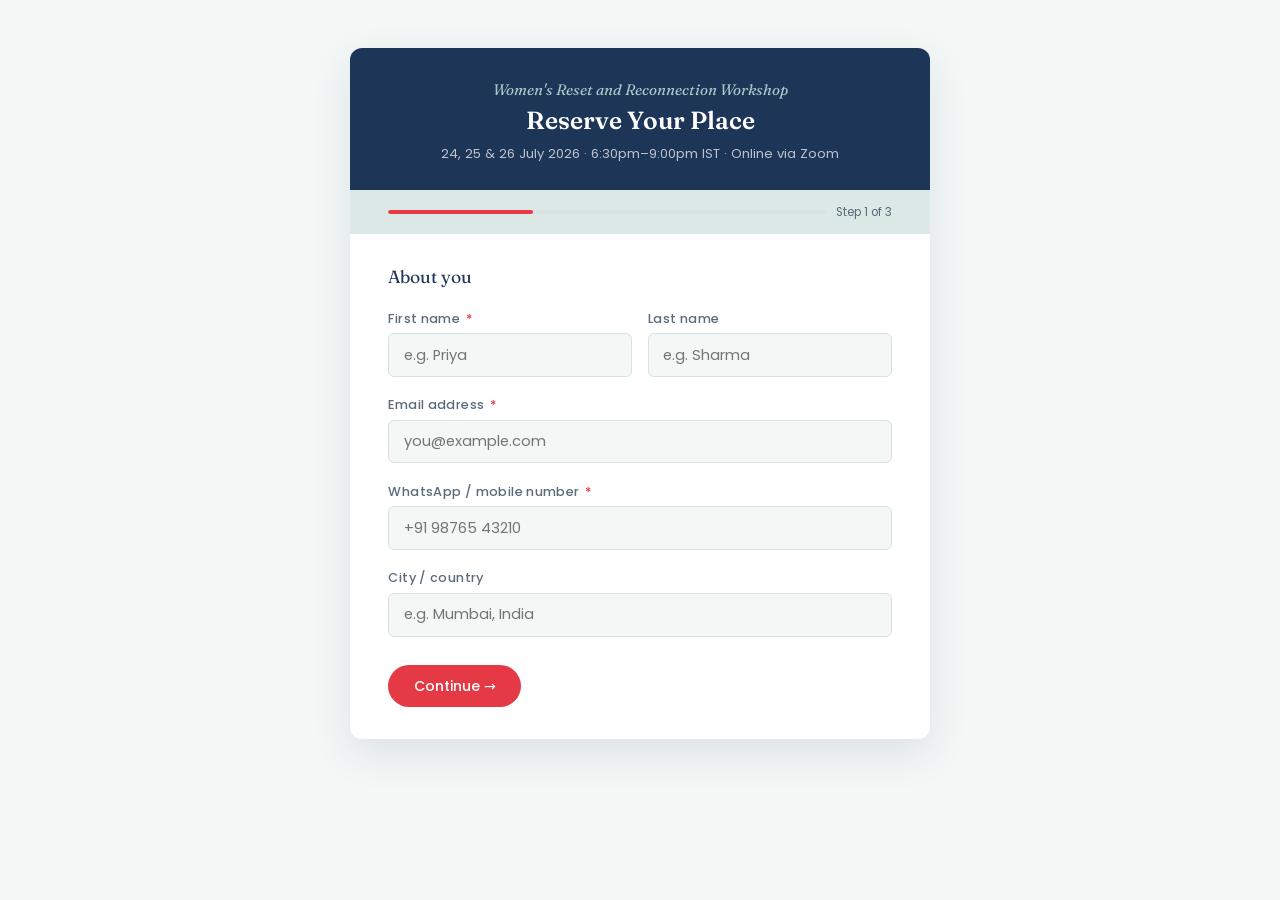
<file: form-sample.html>
<!DOCTYPE html>
<html lang="en">
<head>
  <meta charset="UTF-8" />
  <meta name="viewport" content="width=device-width, initial-scale=1.0" />
  <title>Workshop Registration — Let's Attune</title>
  <link rel="preconnect" href="https://fonts.googleapis.com" />
  <link rel="preconnect" href="https://fonts.gstatic.com" crossorigin />
  <link href="https://fonts.googleapis.com/css2?family=Fraunces:ital,opsz,wght@0,9..144,500,0;1,9..144,500,0;1,9..144,600,0&family=Poppins:wght@300;400;500;600&display=swap" rel="stylesheet" />
  <style>
    *, *::before, *::after { box-sizing: border-box; margin: 0; padding: 0; }

    :root {
      --navy:   #1d3557;
      --steel:  #457b9d;
      --coral:  #e63946;
      --sage:   #abc9c9;
      --bg:     #f3f7f6;
      --bg-sage:#dbe8e6;
      --white:  #ffffff;
      --ink:    #1d3557;
      --muted:  #5a6b7a;
      --line:   #d8e3e1;
      --ff-serif: 'Fraunces', Georgia, serif;
      --ff-sans:  'Poppins', system-ui, sans-serif;
      --radius: 6px;
      --shadow: 0 14px 40px rgba(29,53,87,0.10);
    }

    body {
      font-family: var(--ff-sans);
      background: var(--bg);
      color: var(--ink);
      min-height: 100vh;
      display: flex;
      align-items: flex-start;
      justify-content: center;
      padding: 3rem 1.25rem 4rem;
    }

    .card {
      background: var(--white);
      border-radius: 12px;
      box-shadow: var(--shadow);
      width: 100%;
      max-width: 580px;
      overflow: hidden;
    }

    /* Header band */
    .card-header {
      background: var(--navy);
      padding: 2rem 2.4rem 1.6rem;
      text-align: center;
    }
    .card-header .eyebrow {
      font-family: var(--ff-serif);
      font-style: italic;
      color: var(--sage);
      font-size: 0.95rem;
      margin-bottom: 0.4rem;
    }
    .card-header h1 {
      font-family: var(--ff-serif);
      color: #fff;
      font-size: 1.55rem;
      font-weight: 600;
      line-height: 1.25;
    }
    .card-header .sub {
      color: rgba(255,255,255,0.7);
      font-size: 0.82rem;
      margin-top: 0.5rem;
    }

    /* Progress bar */
    .progress-wrap {
      background: var(--bg-sage);
      padding: 0.85rem 2.4rem;
      display: flex;
      align-items: center;
      gap: 0.6rem;
    }
    .progress-bar {
      flex: 1;
      height: 4px;
      background: var(--line);
      border-radius: 2px;
      overflow: hidden;
    }
    .progress-fill {
      height: 100%;
      background: var(--coral);
      border-radius: 2px;
      transition: width 0.4s ease;
    }
    .progress-label {
      font-size: 0.74rem;
      color: var(--muted);
      white-space: nowrap;
    }

    /* Form body */
    .form-body {
      padding: 2rem 2.4rem;
    }

    .step { display: none; flex-direction: column; gap: 1.2rem; }
    .step.active { display: flex; }

    .step-title {
      font-family: var(--ff-serif);
      font-size: 1.1rem;
      color: var(--navy);
      margin-bottom: 0.2rem;
    }

    .field { display: flex; flex-direction: column; gap: 0.35rem; }
    .field label {
      font-size: 0.8rem;
      font-weight: 500;
      color: var(--muted);
      letter-spacing: 0.03em;
    }
    .field label .req { color: var(--coral); margin-left: 2px; }

    .field input,
    .field select,
    .field textarea {
      font-family: var(--ff-sans);
      font-size: 0.92rem;
      color: var(--ink);
      background: var(--bg);
      border: 1.5px solid var(--line);
      border-radius: var(--radius);
      padding: 0.65rem 0.9rem;
      outline: none;
      transition: border-color 0.2s, box-shadow 0.2s;
      width: 100%;
    }
    .field input:focus,
    .field select:focus,
    .field textarea:focus {
      border-color: var(--steel);
      box-shadow: 0 0 0 3px rgba(69,123,157,0.12);
      background: #fff;
    }
    .field textarea { resize: vertical; min-height: 90px; }

    .field-row { display: grid; grid-template-columns: 1fr 1fr; gap: 1rem; }

    /* Radio / checkbox group */
    .option-group { display: flex; flex-direction: column; gap: 0.5rem; }
    .option-item {
      display: flex;
      align-items: flex-start;
      gap: 0.7rem;
      background: var(--bg);
      border: 1.5px solid var(--line);
      border-radius: var(--radius);
      padding: 0.7rem 0.9rem;
      cursor: pointer;
      transition: border-color 0.2s, background 0.2s;
    }
    .option-item:has(input:checked) {
      border-color: var(--steel);
      background: #eaf2f7;
    }
    .option-item input[type="radio"],
    .option-item input[type="checkbox"] {
      width: 16px; height: 16px; margin-top: 2px; flex-shrink: 0;
      accent-color: var(--steel);
    }
    .option-item span { font-size: 0.88rem; line-height: 1.4; }

    /* Divider */
    .divider {
      height: 1px;
      background: var(--line);
      margin: 0.4rem 0;
    }

    /* Hint text */
    .hint { font-size: 0.76rem; color: var(--muted); margin-top: -0.6rem; }

    /* Buttons */
    .btn-row {
      display: flex;
      gap: 0.8rem;
      margin-top: 0.6rem;
      align-items: center;
    }
    .btn {
      font-family: var(--ff-sans);
      font-size: 0.88rem;
      font-weight: 500;
      border: none;
      border-radius: 30px;
      padding: 0.65rem 1.6rem;
      cursor: pointer;
      transition: opacity 0.2s, transform 0.1s;
    }
    .btn:active { transform: scale(0.97); }
    .btn-primary { background: var(--coral); color: #fff; }
    .btn-ghost {
      background: transparent;
      color: var(--muted);
      border: 1.5px solid var(--line);
    }
    .btn-back { background: none; border: none; color: var(--muted); font-size: 0.82rem; cursor: pointer; padding: 0.5rem 0; text-decoration: underline; }

    /* Success state */
    .success-state {
      display: none;
      flex-direction: column;
      align-items: center;
      text-align: center;
      gap: 1rem;
      padding: 2.4rem 2.4rem 2.8rem;
    }
    .success-state.active { display: flex; }
    .success-icon {
      width: 64px; height: 64px;
      border-radius: 50%;
      background: #eaf7f0;
      display: flex; align-items: center; justify-content: center;
      font-size: 1.8rem;
    }
    .success-state h2 { font-family: var(--ff-serif); font-size: 1.4rem; color: var(--navy); }
    .success-state p { font-size: 0.88rem; color: var(--muted); max-width: 340px; line-height: 1.6; }

    .spinner {
      width: 28px; height: 28px;
      border: 3px solid var(--line);
      border-top-color: var(--coral);
      border-radius: 50%;
      animation: spin 0.8s linear infinite;
    }
    @keyframes spin { to { transform: rotate(360deg); } }

    @media (max-width: 480px) {
      .field-row { grid-template-columns: 1fr; }
      .form-body, .card-header { padding-left: 1.4rem; padding-right: 1.4rem; }
      .progress-wrap { padding-left: 1.4rem; padding-right: 1.4rem; }
    }
  </style>
</head>
<body>

<div class="card">

  <!-- Header -->
  <div class="card-header">
    <div class="eyebrow">Women's Reset and Reconnection Workshop</div>
    <h1>Reserve Your Place</h1>
    <div class="sub">24, 25 &amp; 26 July 2026 · 6:30pm–9:00pm IST · Online via Zoom</div>
  </div>

  <!-- Progress -->
  <div class="progress-wrap">
    <div class="progress-bar"><div class="progress-fill" id="progressFill" style="width:33%"></div></div>
    <div class="progress-label" id="progressLabel">Step 1 of 3</div>
  </div>

  <!-- Form -->
  <div class="form-body">

    <!-- Step 1: About you -->
    <div class="step active" id="step1">
      <div class="step-title">About you</div>

      <div class="field-row">
        <div class="field">
          <label>First name <span class="req">*</span></label>
          <input type="text" placeholder="e.g. Priya" />
        </div>
        <div class="field">
          <label>Last name</label>
          <input type="text" placeholder="e.g. Sharma" />
        </div>
      </div>

      <div class="field">
        <label>Email address <span class="req">*</span></label>
        <input type="email" placeholder="you@example.com" />
      </div>

      <div class="field">
        <label>WhatsApp / mobile number <span class="req">*</span></label>
        <input type="tel" placeholder="+91 98765 43210" />
      </div>

      <div class="field">
        <label>City / country</label>
        <input type="text" placeholder="e.g. Mumbai, India" />
      </div>

      <div class="btn-row">
        <button class="btn btn-primary" onclick="goTo(2)">Continue →</button>
      </div>
    </div>

    <!-- Step 2: Your situation -->
    <div class="step" id="step2">
      <div class="step-title">A little about where you are right now</div>

      <div class="field">
        <label>Which of these resonates most with you? <span class="req">*</span></label>
        <div class="option-group">
          <label class="option-item">
            <input type="radio" name="situation" />
            <span>I feel disconnected from myself despite managing life well on the outside</span>
          </label>
          <label class="option-item">
            <input type="radio" name="situation" />
            <span>I'm at a crossroads and unsure what comes next</span>
          </label>
          <label class="option-item">
            <input type="radio" name="situation" />
            <span>I've been putting everyone else first and need time for myself</span>
          </label>
          <label class="option-item">
            <input type="radio" name="situation" />
            <span>I just feel ready to pause, reflect, and reconnect</span>
          </label>
        </div>
      </div>

      <div class="field">
        <label>How did you hear about this workshop?</label>
        <select>
          <option value="">— Select —</option>
          <option>Instagram / Social media</option>
          <option>WhatsApp message</option>
          <option>A friend or colleague</option>
          <option>Let's Attune website</option>
          <option>Other</option>
        </select>
      </div>

      <div class="btn-row">
        <button class="btn btn-primary" onclick="goTo(3)">Continue →</button>
        <button class="btn-back" onclick="goTo(1)">← Back</button>
      </div>
    </div>

    <!-- Step 3: Confirm -->
    <div class="step" id="step3">
      <div class="step-title">Anything you'd like to share?</div>

      <div class="field">
        <label>Is there anything specific you're hoping to get from this workshop?</label>
        <textarea placeholder="Share as much or as little as you like — this helps Shilpa prepare a meaningful experience for you."></textarea>
      </div>

      <div class="field">
        <label>Any questions or concerns before joining?</label>
        <textarea placeholder="e.g. questions about the format, what to expect, etc." style="min-height:70px"></textarea>
      </div>

      <div class="divider"></div>

      <div class="option-group">
        <label class="option-item">
          <input type="checkbox" />
          <span>I understand this is a confidential space — no recordings will be made.</span>
        </label>
        <label class="option-item">
          <input type="checkbox" />
          <span>I agree to receive updates about this workshop via WhatsApp or email.</span>
        </label>
      </div>

      <div class="btn-row">
        <button class="btn btn-primary" onclick="goToSuccess()">Submit Registration</button>
        <button class="btn-back" onclick="goTo(2)">← Back</button>
      </div>
    </div>

    <!-- Success -->
    <div class="success-state" id="successState">
      <div class="success-icon">🌿</div>
      <h2>One last step — payment!</h2>
      <p>Your details are saved. We're taking you to our secure payment page to complete your registration.</p>
      <div style="background:var(--bg-sage);border-radius:8px;padding:1rem 1.4rem;text-align:left;width:100%;max-width:320px">
        <div style="font-size:0.72rem;color:var(--muted);letter-spacing:0.04em;text-transform:uppercase;margin-bottom:0.3rem">You're paying for</div>
        <div style="font-weight:600;color:var(--navy);font-size:0.95rem">Women's Reset &amp; Reconnection Workshop</div>
        <div style="font-size:0.82rem;color:var(--muted);margin-top:0.2rem">24, 25 &amp; 26 July 2026 · Online via Zoom</div>
        <div style="margin-top:0.7rem;padding-top:0.7rem;border-top:1px solid var(--line);display:flex;justify-content:space-between;align-items:center">
          <span style="font-size:0.82rem;color:var(--muted)">Amount</span>
          <span style="font-weight:600;color:var(--coral);font-size:1.05rem">₹ ____</span>
        </div>
      </div>
      <div style="display:flex;flex-direction:column;align-items:center;gap:0.4rem;margin-top:0.2rem">
        <div class="spinner"></div>
        <span style="font-size:0.76rem;color:var(--muted)">Redirecting to Razorpay…</span>
      </div>
      <p style="font-size:0.75rem;color:var(--muted)">
        Not redirecting? <a href="#" onclick="window.location.href=RAZORPAY_URL" style="color:var(--steel)">Click here →</a>
      </p>
      <p style="font-family:'Fraunces',Georgia,serif;font-style:italic;color:var(--steel);font-size:0.9rem;margin-top:0.2rem">EXPRESS · EXPLORE · EMPOWER · EVOLVE</p>
    </div>

  </div><!-- /form-body -->
</div>

<script>
  function goTo(n) {
    document.querySelectorAll('.step').forEach(s => s.classList.remove('active'));
    document.getElementById('step' + n).classList.add('active');
    const pct = [33, 66, 100][n - 1];
    document.getElementById('progressFill').style.width = pct + '%';
    document.getElementById('progressLabel').textContent = 'Step ' + n + ' of 3';
  }
  var RAZORPAY_URL = 'https://pages.razorpay.com/letsattune-workshop'; // ← replace with your real link

  function goToSuccess() {
    document.querySelectorAll('.step').forEach(s => s.classList.remove('active'));
    document.getElementById('successState').classList.add('active');
    document.getElementById('progressFill').style.width = '100%';
    document.getElementById('progressLabel').textContent = 'Almost there!';
    setTimeout(() => {
      window.location.href = RAZORPAY_URL;
    }, 2800);
  }
</script>

</body>
</html>
</file>
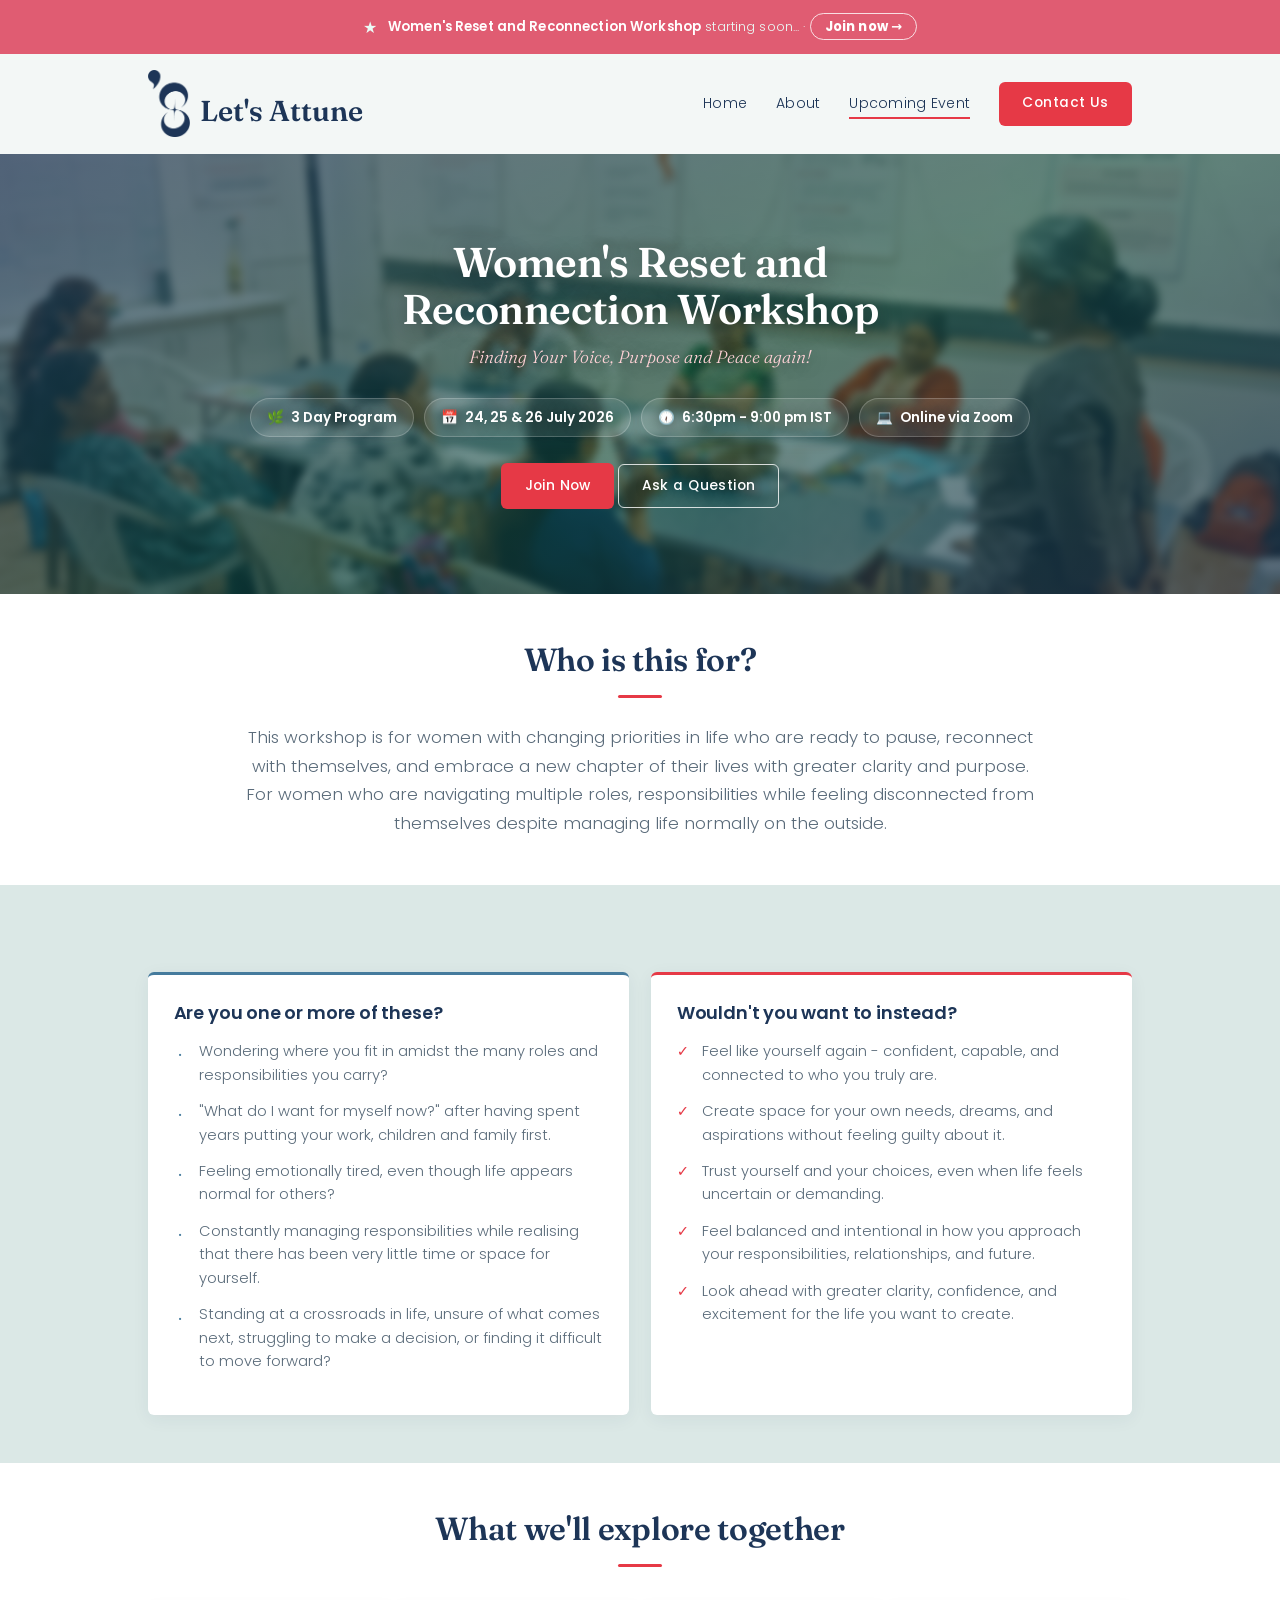
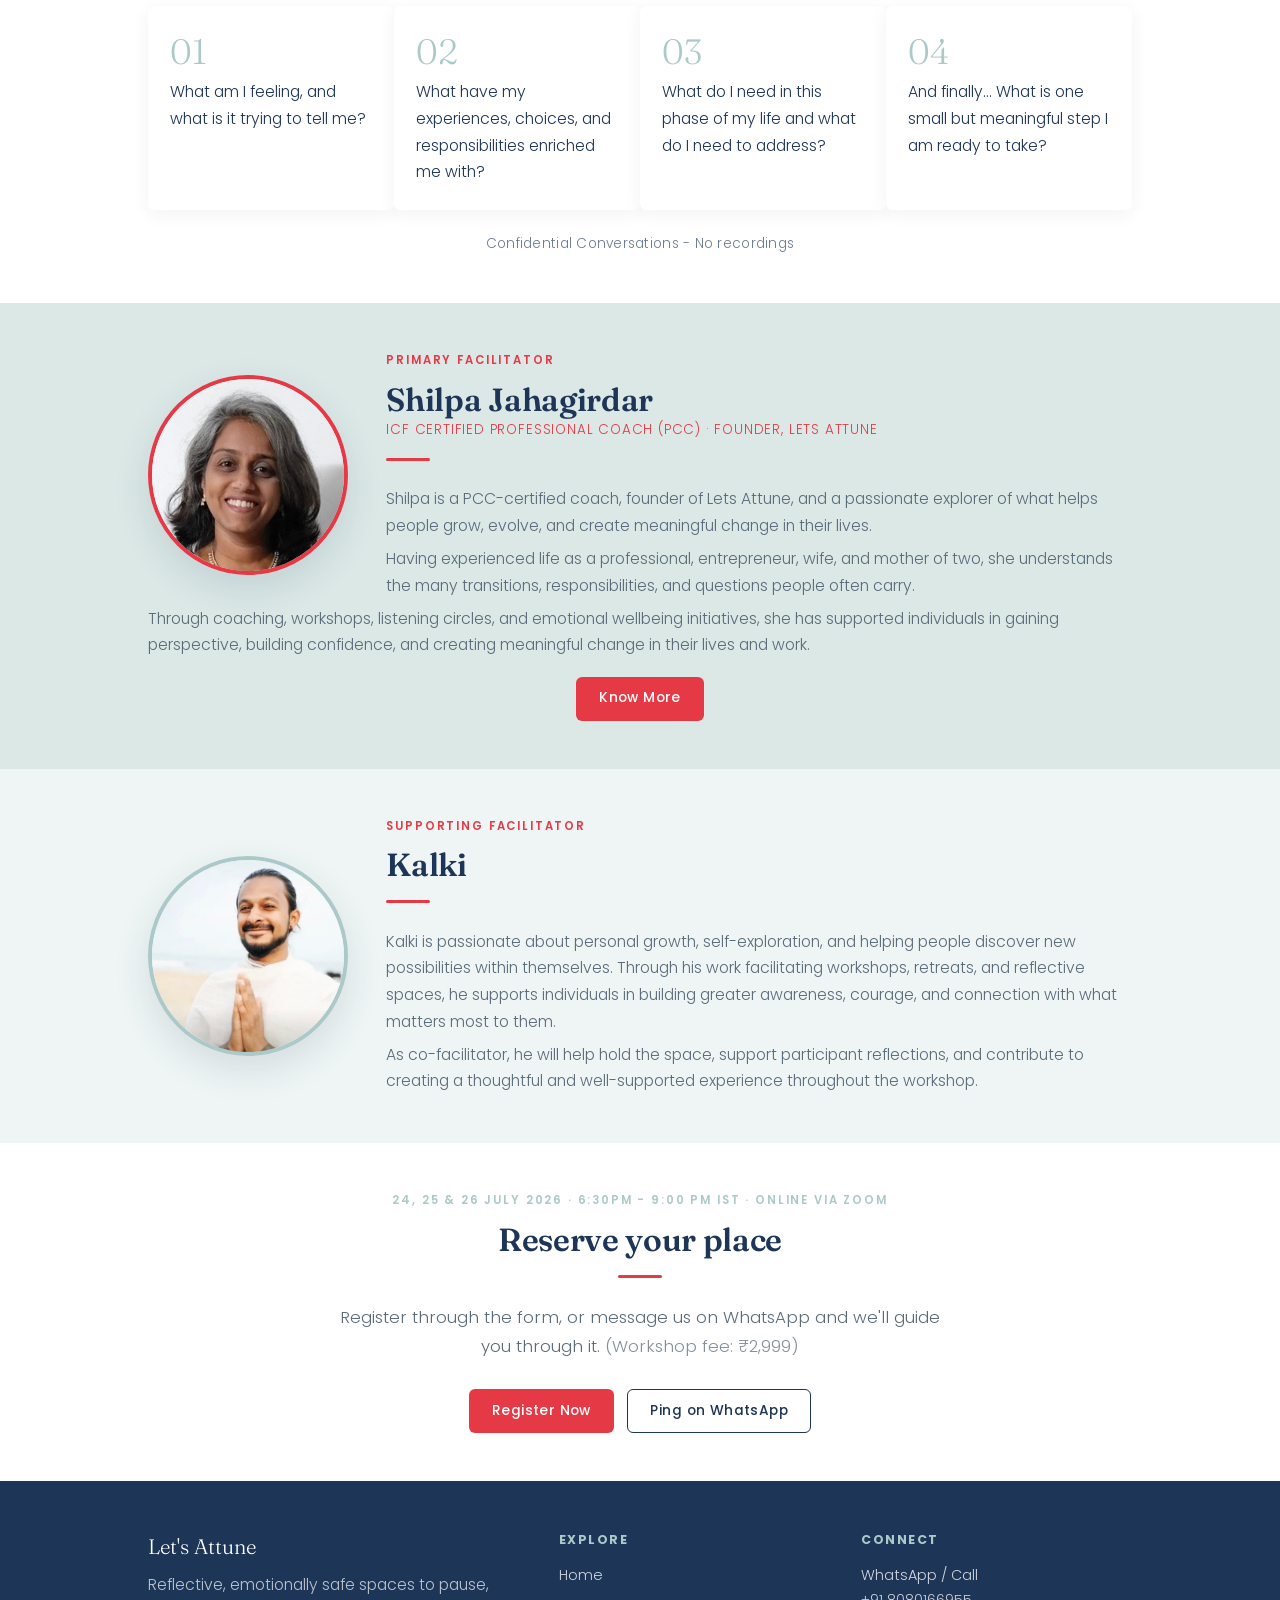
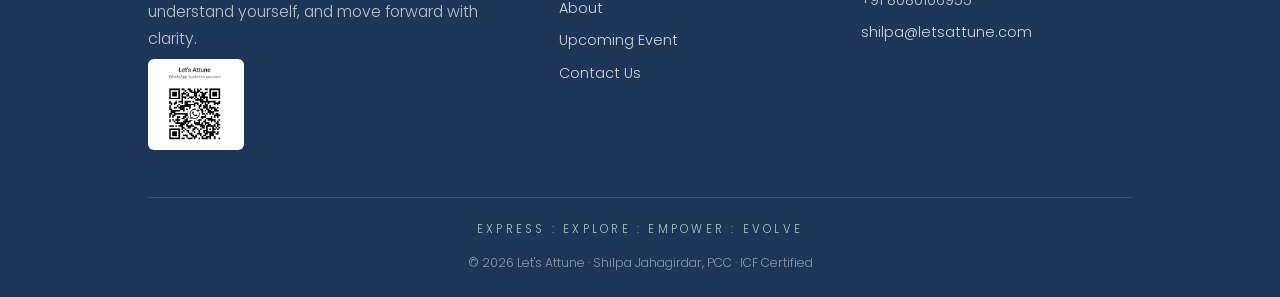
<file: workshops.html>
<!DOCTYPE html>
<html lang="en">
<head>
  <meta charset="UTF-8" />
  <meta name="viewport" content="width=device-width, initial-scale=1.0" />
  <title>Women's Reset and Reconnection Workshop | Let's Attune</title>
  <meta name="description" content="Finding Your Voice, Purpose and Peace again! A 3-day online workshop for women ready to pause, reconnect, and embrace the next chapter. 24, 25 & 26 July 2026, 6:30pm–9:00pm IST on Zoom, with PCC coach Shilpa Jahagirdar." />
  <meta property="og:type" content="website" />
  <meta property="og:title" content="Women's Reset and Reconnection Workshop — Let's Attune" />
  <meta property="og:description" content="Finding Your Voice, Purpose and Peace again. A 3-day online workshop with Shilpa Jahagirdar." />
  <meta property="og:image" content="assets/shilpa-full.jpg" />
  <meta property="og:url" content="https://letsattune.com/workshops.html" />
  <meta name="twitter:card" content="summary_large_image" />
  <link rel="icon" type="image/png" href="assets/Lets Attune logo.png" />
  <link rel="preconnect" href="https://fonts.googleapis.com" />
  <link rel="preconnect" href="https://fonts.gstatic.com" crossorigin />
  <link href="https://fonts.googleapis.com/css2?family=Fraunces:ital,opsz,wght,WONK@0,9..144,500,0;0,9..144,600,0;0,9..144,700,0;1,9..144,500,0;1,9..144,600,0&family=Poppins:wght@300;400;500;600&display=swap" rel="stylesheet" />
  <link rel="stylesheet" href="styles.css" />

  <style>
    /* ── REGISTRATION MODAL ─────────────────────────────── */
    #reg-modal {
      display: none; position: fixed; inset: 0; z-index: 1000;
      background: rgba(29,53,87,0.55); backdrop-filter: blur(3px);
      align-items: flex-start; justify-content: center;
      overflow-y: auto; padding: 2rem 1rem 3rem;
    }
    #reg-modal.open { display: flex; }
    .reg-card {
      background: #fff; border-radius: 14px;
      box-shadow: 0 24px 60px rgba(29,53,87,0.18);
      width: 100%; max-width: 560px;
      overflow: hidden; position: relative; margin: auto;
    }
    .reg-head {
      background: var(--navy); padding: 1.8rem 2rem 1.5rem;
      text-align: center; position: relative;
    }
    .reg-head .eyebrow { color: var(--sage); font-size: 0.78rem; letter-spacing: 0.1em; text-transform: uppercase; margin-bottom: 0.3rem; }
    .reg-head h3 { font-family: var(--ff-serif); color: #fff; font-size: 1.4rem; font-weight: 600; line-height: 1.25; }
    .reg-head .sub { color: rgba(255,255,255,0.65); font-size: 0.8rem; margin-top: 0.35rem; }
    .reg-close {
      position: absolute; top: 1rem; right: 1rem;
      background: rgba(255,255,255,0.12); border: none; color: #fff;
      width: 32px; height: 32px; border-radius: 50%; font-size: 1.1rem;
      cursor: pointer; display: flex; align-items: center; justify-content: center;
      transition: background 0.2s;
    }
    .reg-close:hover { background: rgba(255,255,255,0.25); }
    .reg-body { padding: 1.8rem 2rem 2rem; display: flex; flex-direction: column; gap: 1.2rem; }
    .rf { display: flex; flex-direction: column; gap: 0.32rem; }
    .rf label { font-size: 0.78rem; font-weight: 500; color: #5a6b7a; letter-spacing: 0.03em; text-transform: uppercase; }
    .rf label .req { color: var(--coral); }
    .rf input, .rf select, .rf textarea {
      font-family: var(--ff-sans); font-size: 0.92rem; color: var(--navy);
      background: #f3f7f6; border: 1.5px solid #d8e3e1; border-radius: 6px;
      padding: 0.6rem 0.85rem; outline: none; width: 100%;
      transition: border-color 0.2s, box-shadow 0.2s;
    }
    .rf input:focus, .rf select:focus { border-color: #457b9d; background: #fff; box-shadow: 0 0 0 3px rgba(69,123,157,0.1); }
    .rf-row { display: grid; grid-template-columns: 1fr 1fr; gap: 1rem; }
    .rf-opts { display: flex; flex-direction: column; gap: 0.42rem; }
    .rf-opt {
      display: flex; align-items: flex-start; gap: 0.65rem;
      background: #f3f7f6; border: 1.5px solid #d8e3e1;
      border-radius: 6px; padding: 0.55rem 0.85rem; cursor: pointer;
      transition: border-color 0.15s, background 0.15s;
    }
    .rf-opt:has(input:checked) { border-color: #457b9d; background: #eaf2f7; }
    .rf-opt input { width: 15px; height: 15px; margin-top: 2px; flex-shrink: 0; accent-color: #457b9d; }
    .rf-opt span { font-size: 0.86rem; line-height: 1.45; color: var(--navy); }
    .rf-opts.inline { flex-direction: row; flex-wrap: wrap; }
    .rf-opts.inline .rf-opt { flex: 1 1 calc(50% - 0.21rem); }
    .reg-divider { height: 1px; background: #d8e3e1; }
    .reg-submit {
      font-family: var(--ff-sans); font-size: 0.95rem; font-weight: 600;
      background: var(--coral); color: #fff; border: none;
      border-radius: 30px; padding: 0.75rem 2rem; cursor: pointer;
      transition: opacity 0.2s, transform 0.1s; width: 100%; margin-top: 0.4rem;
    }
    .reg-submit:hover { opacity: 0.88; }
    .reg-submit:active { transform: scale(0.98); }
    .reg-submit:disabled { opacity: 0.5; cursor: not-allowed; }

    /* Thank you screen */
    .reg-thankyou {
      display: none; flex-direction: column; align-items: center;
      text-align: center; gap: 1rem; padding: 2.4rem 2rem 2.8rem;
    }
    .reg-thankyou.show { display: flex; }
    .reg-thankyou h3 { font-family: var(--ff-serif); font-size: 1.4rem; color: var(--navy); }
    .reg-thankyou p { font-size: 0.88rem; color: #5a6b7a; max-width: 360px; line-height: 1.65; }
    .reg-thankyou .qr-wrap {
      background: #f3f7f6; border-radius: 10px; padding: 1.2rem 1.4rem;
      display: flex; flex-direction: column; align-items: center; gap: 0.6rem;
    }
    .reg-thankyou .qr-wrap img { width: 160px; height: 160px; object-fit: contain; }
    .reg-thankyou .qr-label { font-size: 0.78rem; color: #5a6b7a; }
    .reg-thankyou .qr-amount { font-size: 1rem; font-weight: 600; color: var(--coral); }
    .reg-thankyou .motto { font-family: var(--ff-serif); font-style: italic; color: #457b9d; font-size: 0.9rem; margin-top: 0.4rem; }

    @media (max-width: 480px) {
      .reg-body { padding: 1.4rem 1.2rem 1.8rem; }
      .reg-head { padding: 1.5rem 1.2rem 1.2rem; }
      .rf-row { grid-template-columns: 1fr; }
      .rf-opts.inline .rf-opt { flex: 1 1 100%; }
    }
  </style>
</head>
<body>

  <!-- ANNOUNCEMENT BAR -->
  <div class="announce">
    <span class="announce-star">★</span>
    <strong>Women's Reset and Reconnection Workshop</strong> starting soon... ·
    <a href="#register" onclick="event.preventDefault();openRegModal()">Join now →</a>
  </div>

  <!-- HEADER -->
  <header class="site-header">
    <div class="wrap">
      <a class="brand" href="index.html">
        <img src="assets/Lets Attune logo.png" alt="Let's Attune" />
        <span class="name">Let's Attune</span>
      </a>
      <button class="menu-toggle" aria-label="Menu"><span></span><span></span><span></span></button>
      <nav class="nav">
        <a class="link" href="index.html">Home</a>
        <a class="link" href="about.html">About</a>
        <a class="link active" href="workshops.html">Upcoming Event</a>
        <a class="btn btn-primary" href="contact.html">Contact Us</a>
      </nav>
    </div>
  </header>

  <!-- COVER: blurred photo (faces not identifiable) + workshop details overlaid -->
  <section class="wk-cover">
    <img src="assets/workshop.jpeg" alt="A Let's Attune women's workshop in session" aria-hidden="true" />
    <div class="wrap cover-inner reveal">
      <h1>Women's Reset and Reconnection Workshop</h1>
      <p class="wk-tagline">Finding Your Voice, Purpose and Peace again!</p>
      <div class="wk-facts" style="justify-content:center">
        <span class="fact">🌿 <b>3 Day Program</b></span>
        <span class="fact">📅 <b>24, 25 &amp; 26 July 2026</b></span>
        <span class="fact">🕡 <b>6:30pm - 9:00 pm IST</b></span>
        <span class="fact">💻 <b>Online via Zoom</b></span>
      </div>
      <div class="btnrow" style="justify-content:center;margin-top:1.6rem">
        <button class="btn btn-primary" onclick="openRegModal()" style="min-height:46px;">Join Now</button>
        <a class="btn btn-ghost" href="https://wa.me/918080166955" target="_blank" rel="noopener" style="color:#fff;border-color:rgba(255,255,255,0.8);">Ask a Question</a>
      </div>
    </div>
  </section>

  <!-- WHO IS THIS FOR -->
  <section class="section band-white">
    <div class="wrap center reveal">
      <h2>Who is this for?</h2>
      <div class="rule"></div>
      <p class="lead" style="margin-left:auto;margin-right:auto;max-width:820px">This workshop is for women with changing priorities in life who are ready to pause, reconnect with themselves, and embrace a new chapter of their lives with greater clarity and purpose.</p>
      <p class="lead" style="margin-left:auto;margin-right:auto;max-width:820px">For women who are navigating multiple roles, responsibilities while feeling disconnected from themselves despite managing life normally on the outside.</p>
    </div>
  </section>

  <!-- COMPARE -->
  <section class="section band-sage">
    <div class="wrap">
      <div class="compare">
        <div class="col now reveal">
          <h3>Are you one or more of these?</h3>
          <ul>
            <li>Wondering where you fit in amidst the many roles and responsibilities you carry?</li>
            <li>"What do I want for myself now?" after having spent years putting your work, children and family first.</li>
            <li>Feeling emotionally tired, even though life appears normal for others?</li>
            <li>Constantly managing responsibilities while realising that there has been very little time or space for yourself.</li>
            <li>Standing at a crossroads in life, unsure of what comes next, struggling to make a decision, or finding it difficult to move forward?</li>
          </ul>
        </div>
        <div class="col after reveal">
          <h3>Wouldn't you want to instead?</h3>
          <ul>
            <li>Feel like yourself again - confident, capable, and connected to who you truly are.</li>
            <li>Create space for your own needs, dreams, and aspirations without feeling guilty about it.</li>
            <li>Trust yourself and your choices, even when life feels uncertain or demanding.</li>
            <li>Feel balanced and intentional in how you approach your responsibilities, relationships, and future.</li>
            <li>Look ahead with greater clarity, confidence, and excitement for the life you want to create.</li>
          </ul>
        </div>
      </div>
    </div>
  </section>

  <!-- WHAT WE EXPLORE -->
  <section class="section band-white">
    <div class="wrap center reveal">
      <h2>What we'll explore together</h2>
      <div class="rule"></div>
    </div>
    <div class="wrap">
      <div class="steps">
        <div class="step reveal"><p style="color:var(--navy)">What am I feeling, and what is it trying to tell me?</p></div>
        <div class="step reveal"><p style="color:var(--navy)">What have my experiences, choices, and responsibilities enriched me with?</p></div>
        <div class="step reveal"><p style="color:var(--navy)">What do I need in this phase of my life and what do I need to address?</p></div>
        <div class="step reveal"><p style="color:var(--navy)">And finally... What is one small but meaningful step I am ready to take?</p></div>
      </div>
    </div>
    <div class="wrap center" style="margin-top:1.4rem">
      <p style="font-size:0.85rem;color:var(--navy);opacity:0.65;letter-spacing:0.02em">Confidential Conversations - No recordings</p>
    </div>
  </section>

  <!-- MEET YOUR FACILITATOR (verbatim expert bio) -->
  <section class="section band-sage">
    <div class="wrap reveal">
      <div class="facilitator-grid">
        <img class="teaser__photo facilitator-photo" src="assets/shilpa.jpeg" alt="Shilpa Jahagirdar" />
        <div>
          <div class="eyebrow">Primary Facilitator</div>
          <h2>Shilpa Jahagirdar</h2>
          <div class="role" style="font-size:0.84rem;letter-spacing:0.06em;color:var(--coral);text-transform:uppercase;margin-bottom:0.6rem">ICF Certified Professional Coach (PCC) · Founder, Lets Attune</div>
          <div class="rule"></div>
          <p style="margin-top:0.3rem">Shilpa is a PCC-certified coach, founder of Lets Attune, and a passionate explorer of what helps people grow, evolve, and create meaningful change in their lives.</p>
          <p style="margin-top:0.4rem">Having experienced life as a professional, entrepreneur, wife, and mother of two, she understands the many transitions, responsibilities, and questions people often carry.</p>
        </div>
      </div>
      <p style="margin-top:0.4rem">Through coaching, workshops, listening circles, and emotional wellbeing initiatives, she has supported individuals in gaining perspective, building confidence, and creating meaningful change in their lives and work.</p>
      <div style="margin-top:1.1rem;text-align:center"><a class="btn btn-primary" href="about.html" style="align-items: center; gap: 8px; justify-content: center">Know More</a></div>
    </div>
  </section>

  <!-- SUPPORTING FACILITATOR -->
  <section class="section" style="background:#eef5f4">
    <div class="wrap reveal">
      <div class="facilitator-grid">
        <img src="assets/kalki.jpg" alt="Kalki, Supporting Facilitator" class="kalki-photo facilitator-photo" style="width:200px;height:200px;border-radius:50%;object-fit:cover;border:4px solid var(--sage);box-shadow:var(--shadow-md)" />
        <div>
          <div class="eyebrow">Supporting Facilitator</div>
          <h2>Kalki</h2>
          <div class="rule"></div>
          <p style="margin-top:0.3rem">Kalki is passionate about personal growth, self-exploration, and helping people discover new possibilities within themselves. Through his work facilitating workshops, retreats, and reflective spaces, he supports individuals in building greater awareness, courage, and connection with what matters most to them.</p>
          <p style="margin-top:0.4rem">As co-facilitator, he will help hold the space, support participant reflections, and contribute to creating a thoughtful and well-supported experience throughout the workshop.</p>
        </div>
      </div>
    </div>
  </section>

  <!-- REGISTER CTA -->
  <section class="section band-navy cta-strip" id="register">
    <div class="wrap reveal">
      <div class="eyebrow" style="color:var(--sage)">24, 25 &amp; 26 July 2026 · 6:30pm - 9:00 pm IST · Online via Zoom</div>
      <h2>Reserve your place</h2>
      <div class="rule" style="margin-left:auto;margin-right:auto"></div>
      <p class="lead" style="margin-left:auto;margin-right:auto">Register through the form, or message us on WhatsApp and we'll guide you through it. <span id="price-note" style="opacity:0.75"></span></p>
      <div class="btnrow">
        <button class="btn btn-primary" onclick="openRegModal()">Register Now</button>
        <a class="btn btn-ghost" href="https://wa.me/918080166955" target="_blank" rel="noopener">Ping on WhatsApp</a>
      </div>
    </div>
  </section>

  <!-- FOOTER -->
  <footer class="site-footer">
    <div class="wrap">
      <div class="footer-grid">
        <div>
          <div class="name">Let's Attune</div>
          <p style="color:rgba(255,255,255,0.7)">Reflective, emotionally safe spaces to pause, understand yourself, and move forward with clarity.</p>
          <img class="footer-qr" src="assets/qr.png" alt="WhatsApp QR — Let's Attune" />
        </div>
        <div>
          <h4>Explore</h4>
          <ul>
            <li><a href="index.html">Home</a></li>
            <li><a href="about.html">About</a></li>
            <li><a href="workshops.html">Upcoming Event</a></li>
            <li><a href="contact.html">Contact Us</a></li>
          </ul>
        </div>
        <div>
          <h4>Connect</h4>
          <ul>
            <li><a href="https://wa.me/918080166955" target="_blank" rel="noopener">WhatsApp / Call</a><br>+91 8080166955</li>
            <li><a href="mailto:shilpa@letsattune.com">shilpa@letsattune.com</a></li>
          </ul>
        </div>
      </div>
      <div class="footer-motto">EXPRESS : EXPLORE : EMPOWER : EVOLVE</div>
      <div class="footer-copy">© <span data-year>2026</span> Let's Attune · Shilpa Jahagirdar, PCC · ICF Certified</div>
    </div>
  </footer>

  <script src="main.js"></script>

  <!-- REGISTRATION MODAL -->
  <div id="reg-modal" role="dialog" aria-modal="true" aria-labelledby="reg-title" onclick="handleBackdrop(event)">
    <div class="reg-card">
      <div class="reg-head">
        <div class="eyebrow">Women's Reset &amp; Reconnection Workshop</div>
        <h3 id="reg-title">Reserve Your Place</h3>
        <div class="sub">24, 25 &amp; 26 July 2026 · 6:30pm–9:00pm IST · Online via Zoom</div>
        <div id="modal-price-banner" style="margin-top:0.35rem;font-size:0.78rem;color:rgba(255,255,255,0.6)"></div>
        <button class="reg-close" onclick="closeRegModal()" aria-label="Close">&times;</button>
      </div>

      <!-- Form -->
      <form id="reg-form" class="reg-body" action="https://formspree.io/f/mgojvkwl" method="POST">
        <div class="rf-row">
          <div class="rf">
            <label>Full Name <span class="req">*</span></label>
            <input type="text" name="full_name" placeholder="Your name" required />
          </div>
          <div class="rf">
            <label>Contact No. <span class="req">*</span></label>
            <input type="tel" name="contact" placeholder="+91 98765 43210" required />
          </div>
        </div>

        <div class="rf">
          <label>Email Address <span class="req">*</span></label>
          <input type="email" name="email" placeholder="you@example.com" required />
        </div>

        <div class="rf">
          <label>Age Group <span class="req">*</span></label>
          <div class="rf-opts inline">
            <label class="rf-opt"><input type="radio" name="age_group" value="Under 30" required /><span>Under 30</span></label>
            <label class="rf-opt"><input type="radio" name="age_group" value="31–45" /><span>31–45</span></label>
            <label class="rf-opt"><input type="radio" name="age_group" value="46–60" /><span>46–60</span></label>
            <label class="rf-opt"><input type="radio" name="age_group" value="Above 60" /><span>Above 60</span></label>
          </div>
        </div>

        <div class="rf">
          <label>About You <span style="font-weight:400;text-transform:none;font-size:0.74rem">(select all that apply)</span></label>
          <div class="rf-opts">
            <label class="rf-opt"><input type="checkbox" name="about_you" value="Working professional" /><span>I'm a working professional</span></label>
            <label class="rf-opt"><input type="checkbox" name="about_you" value="Homemaker / full-time parent" /><span>I'm a homemaker / full-time parent</span></label>
            <label class="rf-opt"><input type="checkbox" name="about_you" value="Running my own business" /><span>I'm running my own business</span></label>
            <label class="rf-opt"><input type="checkbox" name="about_you" value="Going through a life transition" /><span>I'm going through a life transition</span></label>
            <label class="rf-opt"><input type="checkbox" name="about_you" value="Wearing multiple hats" /><span>I wear multiple hats - work, home, and more</span></label>
          </div>
        </div>

        <div class="rf">
          <label>What resonates most with you? <span class="req">*</span></label>
          <div class="rf-opts">
            <label class="rf-opt"><input type="radio" name="resonates" value="Feeling disconnected despite managing life" required /><span>I feel disconnected from myself despite managing life well on the outside</span></label>
            <label class="rf-opt"><input type="radio" name="resonates" value="Wondering what I want for myself" /><span>I'm wondering - "what do I want for myself now?" after years of putting others first</span></label>
            <label class="rf-opt"><input type="radio" name="resonates" value="Emotionally tired though life looks normal" /><span>I feel emotionally tired, even though life appears normal for others</span></label>
            <label class="rf-opt"><input type="radio" name="resonates" value="At a crossroads, unsure of what comes next" /><span>I'm at a crossroads in life, unsure of what comes next</span></label>
            <label class="rf-opt"><input type="radio" name="resonates" value="Want to feel like myself again" /><span>I want to feel like myself again - confident, capable, and connected</span></label>
            <label class="rf-opt"><input type="radio" name="resonates" value="Need space for my own needs without guilt" /><span>I need to create space for my own needs without feeling guilty</span></label>
            <label class="rf-opt"><input type="radio" name="resonates" value="Want to trust myself and my choices" /><span>I want to trust myself and my choices, even when life feels uncertain</span></label>
            <label class="rf-opt"><input type="radio" name="resonates" value="Ready to pause, reflect and reconnect" /><span>I'm simply ready to pause, reflect, and reconnect with what matters</span></label>
          </div>
        </div>

        <div class="rf">
          <label>How did you find out about this workshop?</label>
          <select name="referral">
            <option value="">— Select —</option>
            <option>Instagram / Social Media</option>
            <option>WhatsApp message / broadcast</option>
            <option>A friend or colleague</option>
            <option>Let's Attune website</option>
            <option>Other</option>
          </select>
        </div>

        <div class="reg-divider"></div>

        <button type="submit" class="reg-submit" id="reg-submit-btn">Submit Registration →</button>
        <p style="font-size:0.72rem;color:#5a6b7a;text-align:center;margin-top:-0.6rem">Your details are safe with us. This is a confidential, no-recordings space.</p>
      </form>

      <!-- Thank You Screen -->
      <div class="reg-thankyou" id="reg-thankyou">
        <div style="font-size:2.2rem">🌿</div>
        <h3>You're in!</h3>
        <p>Thank you for registering. To confirm your place, please complete your payment using the QR code below. Shilpa will be in touch with the Zoom details shortly.</p>
        <div class="qr-wrap">
          <div class="qr-label">Scan to pay via UPI</div>
          <img src="assets/upi-qr.jpeg" alt="UPI QR Code" onerror="this.style.display='none';document.getElementById('upi-placeholder').style.display='flex'" />
          <div id="upi-placeholder" style="display:none;width:160px;height:160px;background:#d8e3e1;border-radius:8px;align-items:center;justify-content:center;font-size:0.78rem;color:#5a6b7a;text-align:center;padding:1rem">[Your UPI QR here — add assets/upi-qr.png]</div>
          <div class="qr-amount" id="modal-price">₹1,999</div>
          <div class="qr-label">Once paid, your registration is confirmed.</div>
        </div>
        <p>Questions? <a href="https://wa.me/918080166955" target="_blank" style="color:#457b9d">Message us on WhatsApp →</a></p>
        <div class="motto">EXPRESS · EXPLORE · EMPOWER · EVOLVE</div>
        <button class="reg-close" onclick="closeRegModal()" style="position:static;background:var(--navy);width:auto;padding:0.5rem 1.4rem;border-radius:20px;font-size:0.82rem;margin-top:0.4rem">Close</button>
      </div>

    </div>
  </div>

  <script>
    function openRegModal() {
      document.getElementById('reg-modal').classList.add('open');
      document.body.style.overflow = 'hidden';
    }
    function closeRegModal() {
      document.getElementById('reg-modal').classList.remove('open');
      document.body.style.overflow = '';
    }
    function handleBackdrop(e) {
      if (e.target === document.getElementById('reg-modal')) closeRegModal();
    }
    document.addEventListener('keydown', e => { if (e.key === 'Escape') closeRegModal(); });

    // Dynamic pricing
  (function() {
    var earlyBirdDeadline = new Date('2026-07-10T23:59:59');
    var now = new Date();
    var price = now <= earlyBirdDeadline ? '₹1,999' : '₹2,999';
    var isEarly = now <= earlyBirdDeadline;
    var el = document.getElementById('modal-price');
    if (el) el.textContent = price;
    var banner = document.getElementById('modal-price-banner');
    if (banner) banner.textContent = isEarly ? 'Early bird: ' + price + ' · Offer ends 10 July' : 'Workshop fee: ' + price;
    var note = document.getElementById('price-note');
    if (note) note.textContent = isEarly ? '(Early bird: ₹1,999 until 10 July, ₹2,999 thereafter)' : '(Workshop fee: ₹2,999)';
  })();

  document.getElementById('reg-form').addEventListener('submit', async function(e) {
      e.preventDefault();
      const btn = document.getElementById('reg-submit-btn');
      btn.disabled = true;
      btn.textContent = 'Sending…';
      try {
        const res = await fetch(this.action, {
          method: 'POST',
          body: new FormData(this),
          headers: { 'Accept': 'application/json' }
        });
        if (res.ok) {
          this.style.display = 'none';
          document.getElementById('reg-thankyou').classList.add('show');
        } else {
          btn.disabled = false;
          btn.textContent = 'Submit Registration →';
          alert('Something went wrong. Please try again or message us on WhatsApp.');
        }
      } catch(err) {
        btn.disabled = false;
        btn.textContent = 'Submit Registration →';
        alert('Could not connect. Please check your internet and try again.');
      }
    });
  </script>

</body>
</html>

<style id="__om-edit-overrides">
:is(h1,h2,h3,h4,h5,h6,p,li,dt,dd,blockquote,figcaption,label,span,a,em,strong,small,td,th,caption) [data-start="1309"] { width: 7px !important }
:is(h1,h2,h3,h4,h5,h6,p,li,dt,dd,blockquote,figcaption,label,span,a,em,strong,small,td,th,caption) [data-start="1309"] { width: 900px !important }
:is(h1,h2,h3,h4,h5,h6,p,li,dt,dd,blockquote,figcaption,label,span,a,em,strong,small,td,th,caption) [data-start="1309"] { width: 7px !important }
:is(h1,h2,h3,h4,h5,h6,p,li,dt,dd,blockquote,figcaption,label,span,a,em,strong,small,td,th,caption) [data-start="1309"] { width: 70px !important }
:is(h1,h2,h3,h4,h5,h6,p,li,dt,dd,blockquote,figcaption,label,span,a,em,strong,small,td,th,caption) [data-start="1309"] { width: 76px !important }
</style>
</file>
<file: styles.css>
/* ===================================================================
   Let's Attune — shared design system
   Palette sampled from assets/Lets attune pallet.jpeg
   Type: Fraunces (display/brand) + Poppins (body/UI)
   =================================================================== */

:root {
  /* brand palette */
  --navy:   #1d3557;
  --steel:  #457b9d;
  --coral:  #e63946;
  --green:  #0e4f47;
  --sage:   #abc9c9;

  /* derived surfaces */
  --bg:        #f3f7f6;   /* light sage-tinted base */
  --bg-sage:   #dbe8e6;   /* soft sage band */
  --white:     #ffffff;
  --ink:       #1d3557;   /* body text = navy */
  --muted:     #5a6b7a;   /* secondary text */
  --line:      #d8e3e1;   /* hairline borders */

  --maxw: 1080px;
  --pad: clamp(1.25rem, 5vw, 3rem);
  --radius: 6px;
  --shadow-sm: 0 4px 18px rgba(29,53,87,0.06);
  --shadow-md: 0 14px 36px rgba(29,53,87,0.12);

  --ff-serif: 'Fraunces', Georgia, serif;
  --ff-sans:  'Poppins', system-ui, sans-serif;
}

* { margin: 0; padding: 0; box-sizing: border-box; }

html { scroll-behavior: smooth; }

body {
  font-family: var(--ff-sans);
  font-weight: 300;
  background: var(--bg);
  color: var(--ink);
  line-height: 1.7;
  overflow-x: hidden;
  -webkit-font-smoothing: antialiased;
}

/* ── TYPE SCALE ─────────────────────────────────────────────
   Crisp brief: elegance from serif CONTRAST, not huge sizes. */
h1, h2, h3, .serif { font-family: var(--ff-serif); font-weight: 600; color: var(--navy); letter-spacing: -0.01em; line-height: 1.15; font-optical-sizing: auto; }

h1 { font-size: clamp(2rem, 4.5vw, 2.6rem); font-variation-settings: 'WONK' 0; }
h2 { font-size: clamp(1.55rem, 3.2vw, 2rem); }
h3 { font-size: 1.12rem; font-family: var(--ff-sans); font-weight: 600; }

p { font-size: 0.98rem; color: var(--muted); }
strong { color: var(--navy); font-weight: 600; }

a { color: inherit; text-decoration: none; }

.eyebrow {
  font-family: var(--ff-sans);
  font-size: 0.72rem;
  font-weight: 600;
  letter-spacing: 0.16em;
  text-transform: uppercase;
  color: var(--coral);
  margin-bottom: 0.7rem;
}

.rule { width: 44px; height: 3px; background: var(--coral); border-radius: 2px; margin: 1rem 0 1.6rem; }
.center .rule { margin-left: auto; margin-right: auto; }

/* ── LAYOUT ───────────────────────────────────────────────── */
.wrap { max-width: var(--maxw); margin: 0 auto; padding-left: var(--pad); padding-right: var(--pad); }
.section { padding: clamp(2rem, 4vw, 3rem) 0; }
.center { text-align: center; }
.lead { font-size: 1.05rem; max-width: 620px; }
.center .lead { margin-left: auto; margin-right: auto; }

.band-sage  { background: var(--bg-sage); }
.band-light { background: var(--bg); }
.band-white { background: var(--white); }
.band-navy  { background: var(--navy); }
.band-steel { background: var(--steel); }
.band-steel h1, .band-steel h2, .band-steel h3 { color: #fff; }
.band-steel p { color: rgba(255,255,255,0.85); }
.band-steel .rule { background: rgba(255,255,255,0.35); }
.band-steel .eyebrow { color: rgba(255,255,255,0.65); }
.band-green { background: var(--green); }
.band-green h1, .band-green h2, .band-green h3 { color: #fff; }
.band-green p { color: rgba(255,255,255,0.85); }
.band-green .rule { background: rgba(255,255,255,0.35); }
.band-green .btn-ghost { color: #fff; border-color: rgba(255,255,255,0.65); }
.band-navy h1, .band-navy h2, .band-navy h3 { color: #fff; }
.band-navy p { color: rgba(255,255,255,0.78); }
.band-navy .eyebrow { color: var(--sage); }

/* ── ANNOUNCEMENT BAR ─────────────────────────────────────── */
.announce {
  background: #e05c72;
  color: #eafaf6;
  font-size: 0.82rem;
  letter-spacing: 0.01em;
  text-align: center;
  padding: 0.85rem 1rem;
  position: relative;
  z-index: 60;
}
.announce strong { color: #fff; font-weight: 600; }
.announce a { color: #fff; font-weight: 700; padding: 3px 14px; border: 1.5px solid rgba(255,255,255,0.8); border-radius: 20px; text-decoration: none; animation: flashBtn 1.4s ease-in-out infinite; }
.announce .announce-star { font-size: 1rem; margin-right: 0.4rem; vertical-align: middle; }
@keyframes flashBtn { 0%,100% { background: rgba(255,255,255,0.15); color: #fff; } 50% { background: #fff; color: #0f6e56; } }

/* ── HEADER ───────────────────────────────────────────────── */
.site-header {
  position: sticky; top: 0; z-index: 50;
  background: rgba(243,247,246,0.97);
  border-bottom: 1px solid transparent;
  transition: box-shadow .3s, border-color .3s, background .3s;
}
.site-header .wrap { display: flex; align-items: center; justify-content: space-between; padding-top: 1rem; padding-bottom: 1rem; transition: padding .3s; }
.site-header.scrolled { box-shadow: var(--shadow-sm); border-color: var(--line); }
.site-header.scrolled .wrap { padding-top: 0.55rem; padding-bottom: 0.55rem; }

.brand { display: flex; align-items: center; gap: 0.6rem; }
.brand img { width: 42px; transition: width .3s; }
.site-header.scrolled .brand img { width: 34px; }
.brand .name { font-family: var(--ff-serif); font-weight: 600; font-size: 1.80rem; color: var(--navy); line-height: 1; position: relative; top: 8px; }

.nav { display: flex; align-items: center; gap: 1.8rem; }
.nav a.link { font-size: 0.88rem; letter-spacing: 0.02em; color: var(--navy); position: relative; }
.nav a.link::after { content: ''; position: absolute; left: 0; bottom: -4px; width: 0; height: 2px; background: var(--coral); transition: width .25s; }
.nav a.link:hover::after, .nav a.link.active::after { width: 100%; }

/* buttons */
.btn { display: inline-flex; align-items: center; gap: 0.5rem; font-family: var(--ff-sans); font-size: 0.86rem; font-weight: 500; letter-spacing: 0.03em; line-height: 1.2; min-height: 44px; padding: 0.7rem 1.4rem; border-radius: var(--radius); cursor: pointer; -webkit-appearance: none; appearance: none; box-sizing: border-box; vertical-align: middle; border: 1.5px solid transparent; transition: transform .2s, background .25s, color .25s, box-shadow .25s; }
.btn-primary { background: var(--coral); color: #fff; }
.btn-primary:hover { background: #c92f3c; transform: translateY(-2px); box-shadow: 0 8px 20px rgba(230,57,70,0.3); }
.btn-ghost { background: transparent; color: var(--navy); border-color: var(--navy); }
.btn-ghost:hover { background: var(--navy); color: #fff; transform: translateY(-2px); }
.band-navy .btn-ghost { color: #fff; border-color: rgba(255,255,255,0.55); }
.band-navy .btn-ghost:hover { background: #fff; color: var(--navy); }
.on-dark .btn-ghost { color:#fff; border-color: rgba(255,255,255,0.6); }
.on-dark .btn-ghost:hover { background:#fff; color: var(--navy); }

/* hamburger */
.menu-toggle { display: none; flex-direction: column; gap: 5px; background: none; border: 0; cursor: pointer; padding: 6px; }
.menu-toggle span { width: 24px; height: 2px; background: var(--navy); transition: .3s; }

/* ── HERO (forest, atmospheric) ───────────────────────────── */
.hero { position: relative; min-height: 42vh; display: flex; align-items: center; color: #fff; overflow: hidden; }
.hero__bg { position: absolute; inset: 0; z-index: 0;
  background: url('assets/the-place-within.jpeg') center 60%/cover no-repeat;
  filter: blur(3px) saturate(1.15); transform: scale(1.08); }
.hero__tint { position: absolute; inset: 0; z-index: 1;
  background: linear-gradient(150deg, rgba(29,53,87,0.78) 0%, rgba(14,79,71,0.64) 55%, rgba(29,53,87,0.74) 100%); }
.hero__grain { position: absolute; inset: 0; z-index: 2; opacity: 0.06; pointer-events: none;
  background-image: url("data:image/svg+xml,%3Csvg xmlns='http://www.w3.org/2000/svg' width='120' height='120'%3E%3Cfilter id='n'%3E%3CfeTurbulence type='fractalNoise' baseFrequency='0.8' numOctaves='2'/%3E%3C/filter%3E%3Crect width='100%25' height='100%25' filter='url(%23n)'/%3E%3C/svg%3E"); }
.hero .wrap { position: relative; z-index: 3; padding-top: 2.6rem; padding-bottom: 2.6rem; text-align: center; }
.hero h1 { color: #fff; max-width: 16ch; margin-left: auto; margin-right: auto; }
.hero .accent { color: #fff; font-style: italic; }
.hero__quote { font-family: var(--ff-serif); font-style: italic; font-size: 1.05rem; color: var(--sage); margin: 0.9rem 0 0.4rem; }
.hero__tagline { font-family: var(--ff-serif); font-style: italic; font-size: 1.1rem; color: rgba(255,255,255,0.88); margin: 1rem auto 0; text-shadow: 0 1px 12px rgba(0,0,0,0.5); }
.hero-intro { padding-top: 2rem; padding-bottom: 2rem; text-align: center; }
.hero-intro__text { color: var(--navy); font-size: 1rem; line-height: 1.75; }
.hero-intro__text + .hero-intro__text { margin-top: 0.8rem; }
.hero__cta { display: flex; flex-wrap: wrap; gap: 0.8rem; justify-content: center; }
.cursor { display: inline-block; width: 3px; height: 1em; background: var(--coral); margin-left: 3px; vertical-align: -0.12em; animation: blink .8s steps(1) infinite; }
@keyframes blink { 50% { opacity: 0; } }

/* ── PAIN-POINT CHIPS ("Does this sound familiar?") ───────── */
.familiar-grid { display: grid; grid-template-columns: repeat(auto-fit, minmax(260px, 1fr)); gap: 1rem; margin-top: 2.2rem; }
.familiar { background: var(--white); border: 1px solid var(--line); border-left: 3px solid var(--coral); border-radius: var(--radius); padding: 1.1rem 1.3rem; font-style: italic; color: var(--navy); box-shadow: var(--shadow-sm); }

/* ── STEPS (Understand → Explore → Align → Integrate) ─────── */
.steps { display: flex; align-items: stretch; gap: 0; margin-top: 2.4rem; counter-reset: step; }
.step { position: relative; background: var(--white); border-radius: var(--radius); padding: 1.8rem 1.4rem 1.5rem; box-shadow: var(--shadow-sm); transition: transform .3s, box-shadow .3s; flex: 1; min-width: 0; }
.step:hover { transform: translateY(-6px); box-shadow: var(--shadow-md); }
.step::before { counter-increment: step; content: '0' counter(step); font-family: var(--ff-serif); font-size: 2.2rem; color: var(--sage); line-height: 1; display: block; margin-bottom: 0.6rem; }
.step h3 { color: var(--navy); margin-bottom: 0.35rem; }
.step-arrow { position: relative; z-index: 2; display: flex; align-items: flex-start; padding-top: 1.7rem; margin: 0 -10px; flex-shrink: 0; }
.step-arrow__badge { width: 28px; height: 28px; background: var(--steel); border-radius: 50%; display: flex; align-items: center; justify-content: center; box-shadow: 0 2px 8px rgba(69,123,157,0.4); }
.step-arrow__badge svg { width: 13px; height: 13px; }

/* ── SERVICE CARDS ────────────────────────────────────────── */
.cards { display: grid; grid-template-columns: repeat(auto-fit, minmax(230px, 1fr)); gap: 1.3rem; margin-top: 2.4rem; }
.card { background: var(--white); border-radius: var(--radius); padding: 1.8rem 1.5rem; box-shadow: var(--shadow-sm); border-top: 3px solid var(--steel); transition: transform .3s, box-shadow .3s; }
.card:nth-child(2) { border-top-color: var(--coral); }
.card:nth-child(3) { border-top-color: var(--green); }
.card:nth-child(4) { border-top-color: var(--navy); }
.card:hover { transform: translateY(-6px); box-shadow: var(--shadow-md); }
.card .ic { font-size: 1.5rem; margin-bottom: 0.7rem; display: block; }
.card h3 { color: var(--navy); margin-bottom: 0.4rem; }
.card p { font-size: 0.9rem; }

/* ── WHO WE WORK WITH (pills) ─────────────────────────────── */
.pills { display: flex; flex-wrap: wrap; gap: 0.6rem; margin-top: 2rem; }
.center .pills { justify-content: center; }
.pill { background: var(--white); border: 2px solid var(--steel); color: var(--navy); font-size: 0.84rem; font-weight: 500; padding: 0.5rem 1.05rem; border-radius: 30px; transition: background .2s, color .2s, transform .2s; }
.pill { cursor: default; }

/* ── COACH TEASER ─────────────────────────────────────────── */
.teaser { display: grid; grid-template-columns: 200px 1fr; gap: 2.4rem; align-items: center; }
.teaser__photo { width: 200px; height: 200px; border-radius: 50%; object-fit: cover; object-position: center 18%; border: 4px solid var(--coral); box-shadow: var(--shadow-md); }

/* ── TESTIMONIALS (static 2-up) ───────────────────────────── */
.quotes { display: grid; grid-template-columns: repeat(auto-fit, minmax(280px, 1fr)); gap: 1.4rem; margin-top: 2.4rem; }
.quote { background: rgba(255,255,255,0.06); border: 1px solid rgba(255,255,255,0.12); border-radius: var(--radius); padding: 2rem 1.8rem; }
.quote p { color: #eaf1f0; font-style: italic; line-height: 1.85; }
.quote::before { content: '\201C'; font-family: var(--ff-serif); font-size: 3rem; color: var(--coral); line-height: 0.2; display: block; height: 1.4rem; }
.quote cite { display: block; margin-top: 1rem; font-style: normal; font-size: 0.84rem; color: var(--sage); letter-spacing: 0.04em; }

/* ── WHY (manifesto) ──────────────────────────────────────── */
.manifesto { text-align: center; }
.manifesto p { font-family: var(--ff-serif); font-size: 1rem; line-height: 1.7; color: var(--navy); margin-top: 0.3rem; }
.manifesto .m-statement { font-style: normal; font-weight: 700; margin-top: 1.2rem; }
.manifesto .m-reason { font-style: italic; font-weight: 400; opacity: 0.82; }
.manifesto .m-close { font-style: normal; font-weight: 700; margin-top: 1.2rem; font-size: 1.1rem; }

/* ── CTA STRIP ────────────────────────────────────────────── */
.cta-strip { text-align: center; background: var(--white); }
.cta-strip h2 { color: var(--navy); }
.cta-strip p { color: var(--muted); }
.cta-strip .btn-ghost { color: var(--navy); border-color: var(--navy); }
.cta-strip .btn-ghost:hover { background: var(--navy); color: #fff; }
.cta-strip .btnrow { display: flex; flex-wrap: wrap; gap: 0.8rem; justify-content: center; margin-top: 1.8rem; }

/* ── FOOTER ───────────────────────────────────────────────── */
.site-footer { background: var(--navy); color: rgba(255,255,255,0.75); padding: 3rem 0 1.5rem; }
.footer-grid { display: grid; grid-template-columns: 1.4fr 1fr 1fr; gap: 2rem; }
.site-footer .name { font-family: var(--ff-serif); color: #fff; font-size: 1.3rem; margin-bottom: 0.5rem; }
.site-footer a { color: rgba(255,255,255,0.8); }
.site-footer a:hover { color: var(--coral); }
.site-footer h4 { font-size: 0.78rem; letter-spacing: 0.12em; text-transform: uppercase; color: var(--sage); margin-bottom: 0.8rem; }
.site-footer ul { list-style: none; }
.site-footer li { margin-bottom: 0.5rem; font-size: 0.9rem; }
.footer-qr { width: 96px; border-radius: 6px; margin-top: 0.4rem; background:#fff; padding:4px; }
.footer-motto { text-align: center; letter-spacing: 0.28em; font-size: 0.72rem; color: var(--sage); margin-top: 2.4rem; padding-top: 1.4rem; border-top: 1px solid rgba(255,255,255,0.12); }
.footer-copy { text-align: center; font-size: 0.76rem; color: rgba(255,255,255,0.5); margin-top: 0.8rem; }

/* ── COACH OPENING QUOTE ──────────────────────────────────── */
.coach-opening-quote { padding: 1.2rem 0; text-align: center; }
.coq-text { font-family: var(--ff-serif); font-style: italic; font-size: 1.05rem; color: #fff; line-height: 1.7; margin: 0; }
.coq-attr { font-size: 0.74rem; color: var(--sage); letter-spacing: 0.05em; margin-top: 0.35rem; }

/* ── LIFELINES ─────────────────────────────────────────────── */
.lifelines { display: flex; flex-wrap: wrap; justify-content: center; gap: 0.4rem 1rem; margin-bottom: 1rem; }
.lifeline { font-size: 0.92rem; font-weight: 700; color: var(--coral); letter-spacing: 0.06em; text-transform: uppercase; }
.lifeline-dot { color: var(--sage); margin: 0 0.1rem; }
.lifeline-note { font-family: var(--ff-serif); font-style: italic; font-size: 1rem; color: var(--navy); line-height: 1.8; }

/* ── BELIEF BAND ───────────────────────────────────────────── */
.coach-belief { background: var(--steel); padding: 1.6rem 0; text-align: center; }
.belief-text { font-family: var(--ff-serif); font-style: italic; font-size: 1rem; color: #fff; line-height: 1.8; margin: 0; }
.belief-attr { font-size: 0.74rem; color: rgba(255,255,255,0.75); margin-top: 0.5rem; letter-spacing: 0.04em; }

/* ── VALUES CIRCLES ────────────────────────────────────────── */
.values-circles { display: flex; flex-wrap: wrap; justify-content: center; margin-top: 1.8rem; }
.vcircle { width: 160px; height: 160px; border-radius: 50%; display: flex; flex-direction: column; align-items: center; justify-content: center; text-align: center; padding: 1rem; margin: -10px; border: 4px solid var(--white); }
.vcircle--sage  { background: var(--bg-sage); }
.vcircle--blue  { background: #e8f0f7; }
.vcircle--coral { background: #fdf0f1; }
.vcircle strong { font-size: 0.82rem; font-weight: 700; color: var(--navy); display: block; margin-bottom: 0.25rem; line-height: 1.3; }
.vcircle span   { font-size: 0.66rem; color: var(--steel); line-height: 1.4; }

/* ── PHILOSOPHY FLOW ───────────────────────────────────────── */
.phil-flow { display: flex; flex-direction: column; align-items: flex-start; gap: 0; margin-top: 1rem; }
.phil-step { display: flex; align-items: center; gap: 1.2rem; }
.phil-oval { background: var(--navy); border-radius: 30px; padding: 0.6rem 1.6rem; font-family: var(--ff-serif); font-size: 1.05rem; font-weight: 600; color: #fff; flex-shrink: 0; min-width: 130px; display: flex; align-items: center; justify-content: center; text-align: center; }
.phil-desc { font-size: 0.82rem; color: var(--navy); line-height: 1.55; border-left: 2px solid var(--sage); padding-left: 1rem; margin: 0; }
.phil-arrow-down { padding: 0.2rem 0 0.2rem 55px; }

/* ── COACH FLOAT BIO ──────────────────────────────────────── */
.coach-float-wrap { overflow: hidden; }
.coach-photo-float { float: left; width: clamp(200px, 30%, 280px); height: 320px; border-radius: var(--radius); margin: 0 2rem 1.5rem 0; object-fit: cover; object-position: center 5%; box-shadow: 0 8px 32px rgba(29,53,87,0.18); display: block; }

/* lifelines inside bio */
.lifelines-inline { margin-top: 1.4rem; padding: 1rem 1.2rem; background: rgba(255,255,255,0.55); border-left: 3px solid var(--coral); border-radius: 0 8px 8px 0; }
.lifelines-label { font-size: 0.72rem; letter-spacing: 0.1em; text-transform: uppercase; color: var(--steel); margin-bottom: 0.5rem; }
.lifelines { display: flex; flex-wrap: wrap; gap: 0.3rem 0.8rem; margin-bottom: 0.6rem; }
.lifeline { font-size: 1rem; font-weight: 700; color: var(--coral); }
.lifeline-dot { color: var(--sage); }
.lifeline-note { font-family: var(--ff-serif); font-style: italic; font-size: 0.9rem; color: var(--navy); line-height: 1.7; margin: 0; text-align: center; }

/* belief blended into philosophy */
.phil-belief { margin-top: 1.6rem; padding: 1.1rem 1.4rem; border-left: 3px solid rgba(255,255,255,0.5); }
.phil-belief p { font-family: var(--ff-serif); font-style: italic; font-size: 0.95rem; color: var(--coral); line-height: 1.75; margin: 0; }
.phil-belief span { font-size: 0.72rem; color: rgba(255,255,255,0.55); letter-spacing: 0.05em; margin-top: 0.4rem; display: block; }

/* ── COACH PAGE (bio fits one screen) ─────────────────────── */
.coach-hero { min-height: calc(100svh - 64px); display: flex; align-items: center; }
.coach-grid { display: grid; grid-template-columns: 0.85fr 1.15fr; gap: clamp(1.5rem, 4vw, 3.4rem); align-items: center; width: 100%; }
.coach-photo { width: 100%; max-width: 360px; aspect-ratio: 1/1.05; object-fit: cover; object-position: center 12%; border-radius: 10px; box-shadow: var(--shadow-md); border: 4px solid var(--white); justify-self: center; }
.coach-bio h1 { margin-bottom: 0.2rem; }
.coach-bio .role { font-size: 0.84rem; letter-spacing: 0.08em; text-transform: uppercase; color: var(--coral); font-weight: 500; }
.coach-bio p { font-size: 0.95rem; margin-top: 0.85rem; }
.coach-bio .lead { font-family: var(--ff-serif); font-style: italic; font-size: 1.15rem; color: var(--navy); margin-top: 0.9rem; }
.cred-row { display: flex; flex-wrap: wrap; gap: 0.5rem; margin-top: 1.1rem; }
.cred { background: var(--navy); color: #fff; font-size: 0.74rem; letter-spacing: 0.04em; padding: 0.32rem 0.85rem; border-radius: 20px; }
.coach-bio .btnrow { display: flex; flex-wrap: wrap; gap: 0.7rem; margin-top: 1.4rem; }
.tagset { display: flex; flex-wrap: wrap; gap: 0.55rem; margin-top: 1.6rem; }
.modalities { text-align: center; margin-top: 1.6rem; font-size: 0.88rem; color: var(--steel); line-height: 2; }
.tagset .pill { background: var(--white); }
.bloglinks { display: flex; flex-wrap: wrap; gap: 0.8rem; margin-top: 1.4rem; }

@media (max-width: 820px) {
  .coach-hero { min-height: 0; padding: 2.6rem 0; }
  .coach-grid { grid-template-columns: 1fr; text-align: center; }
  .coach-photo { max-width: 240px; }
  .cred-row, .coach-bio .btnrow, .tagset { justify-content: center; }
}

/* ── FACILITATOR GRID ─────────────────────────────────────── */
.facilitator-grid { display: grid; grid-template-columns: 200px 1fr; gap: 2.4rem; align-items: center; }
@media (max-width: 680px) {
  .facilitator-grid { grid-template-columns: 1fr; text-align: center; }
  .facilitator-photo { margin: 0 auto; }
  .kalki-photo { width: 140px !important; height: 140px !important; }
}

/* ── WORKSHOPS PAGE ───────────────────────────────────────── */
/* Blurred cover photo (faces not identifiable) with workshop details overlaid */
.wk-cover { position: relative; min-height: clamp(300px, 50vh, 440px); display: flex; align-items: center; overflow: hidden; color: #fff; }
.wk-cover img { position: absolute; inset: 0; width: 100%; height: 100%; object-fit: cover; object-position: center 36%; filter: blur(4px) brightness(0.85) saturate(1.05); transform: scale(1.06); }
.wk-cover::after { content: ''; position: absolute; inset: 0; background: linear-gradient(150deg, rgba(29,53,87,0.64) 0%, rgba(14,79,71,0.5) 55%, rgba(29,53,87,0.62) 100%); }
.wk-cover .cover-inner { position: relative; z-index: 2; width: 100%; text-align: center; padding: clamp(2.4rem, 6vw, 4rem) 0; text-shadow: 0 2px 16px rgba(0,0,0,0.55); }
.wk-cover .kicker { font-family: var(--ff-serif); font-style: italic; font-size: clamp(1rem, 2.6vw, 1.35rem); color: var(--sage); margin-bottom: 0.6rem; }
.wk-cover h1 { color: #fff; max-width: 18ch; margin: 0 auto; text-shadow: 0 2px 24px rgba(0,0,0,0.4); }
.wk-tagline { font-family: var(--ff-serif); font-style: italic; font-size: clamp(0.9rem, 1.8vw, 1.1rem); color: var(--coral); margin-top: 0.5rem; }
.wk-cover .wk-tagline { color: #ffd2d6; }
.wk-confnote { font-size: 0.82rem; color: rgba(255,255,255,0.78); margin-top: 1rem; letter-spacing: 0.02em; }
.wk-facts { display: flex; flex-wrap: wrap; gap: 0.6rem; margin-top: 1.6rem; }
.center .wk-facts { justify-content: center; }
.fact { display: inline-flex; align-items: center; gap: 0.45rem; background: var(--white); border: 1px solid var(--line); border-radius: 24px; padding: 0.45rem 1rem; font-size: 0.85rem; color: var(--navy); box-shadow: var(--shadow-sm); }
.fact b { font-weight: 600; }
.band-navy .fact, .wk-cover .fact { background: rgba(255,255,255,0.1); border-color: rgba(255,255,255,0.2); color: #fff; }

.compare { display: grid; grid-template-columns: 1fr 1fr; gap: 1.4rem; margin-top: 2.4rem; }
.compare .col { background: var(--white); border-radius: var(--radius); padding: 1.8rem 1.6rem; box-shadow: var(--shadow-sm); }
.compare .col.now { border-top: 3px solid var(--steel); }
.compare .col.after { border-top: 3px solid var(--coral); }
.compare h3 { margin-bottom: 1rem; }
.compare ul { list-style: none; }
.compare li { position: relative; padding-left: 1.6rem; margin-bottom: 0.8rem; font-size: 0.92rem; color: var(--muted); line-height: 1.6; }
.compare .now li::before { content: '·'; position: absolute; left: 0.3rem; top: -0.1rem; color: var(--steel); font-size: 1.4rem; }
.compare .after li::before { content: '✓'; position: absolute; left: 0; color: var(--coral); font-weight: 700; }

@media (max-width: 680px) { .compare { grid-template-columns: 1fr; } }

/* ── SCROLL REVEAL ────────────────────────────────────────── */
.reveal { opacity: 0; transform: translateY(26px); transition: opacity .7s ease, transform .7s ease; }
.reveal.in { opacity: 1; transform: none; }

/* ── RESPONSIVE ───────────────────────────────────────────── */
@media (max-width: 820px) {
  .teaser { grid-template-columns: 1fr; text-align: center; justify-items: center; }
  .footer-grid { grid-template-columns: 1fr 1fr; }
}
@media (max-width: 680px) {
  .menu-toggle { display: flex; }
  .nav { position: fixed; inset: 0 0 0 auto; width: min(78vw, 300px); flex-direction: column; align-items: flex-start; gap: 1.4rem; background: var(--bg); padding: 5rem 2rem; box-shadow: -10px 0 40px rgba(0,0,0,0.12); transform: translateX(100%); transition: transform .3s; }
  .nav.open { transform: none; }
  .nav .btn { width: 100%; justify-content: center; }
  .hero { min-height: 0; padding: 1rem 0; }
  .hero .wrap { padding-top: 2.2rem; padding-bottom: 2.6rem; }
  .hero h1 { font-size: 1.9rem; }
  .hero__cta .btn { flex: 1 1 auto; justify-content: center; }
  .footer-grid { grid-template-columns: 1fr; text-align: center; }
  .footer-qr { margin-left: auto; margin-right: auto; }

  /* How We Help steps — stack vertically on mobile */
  .steps { flex-direction: column; gap: 0; }
  .step { flex: none; width: 100%; }
  .step-arrow { display: none; }

}

@media (prefers-reduced-motion: reduce) {
  * { animation: none !important; transition: none !important; scroll-behavior: auto !important; }
  .reveal { opacity: 1; transform: none; }
}
</file>
